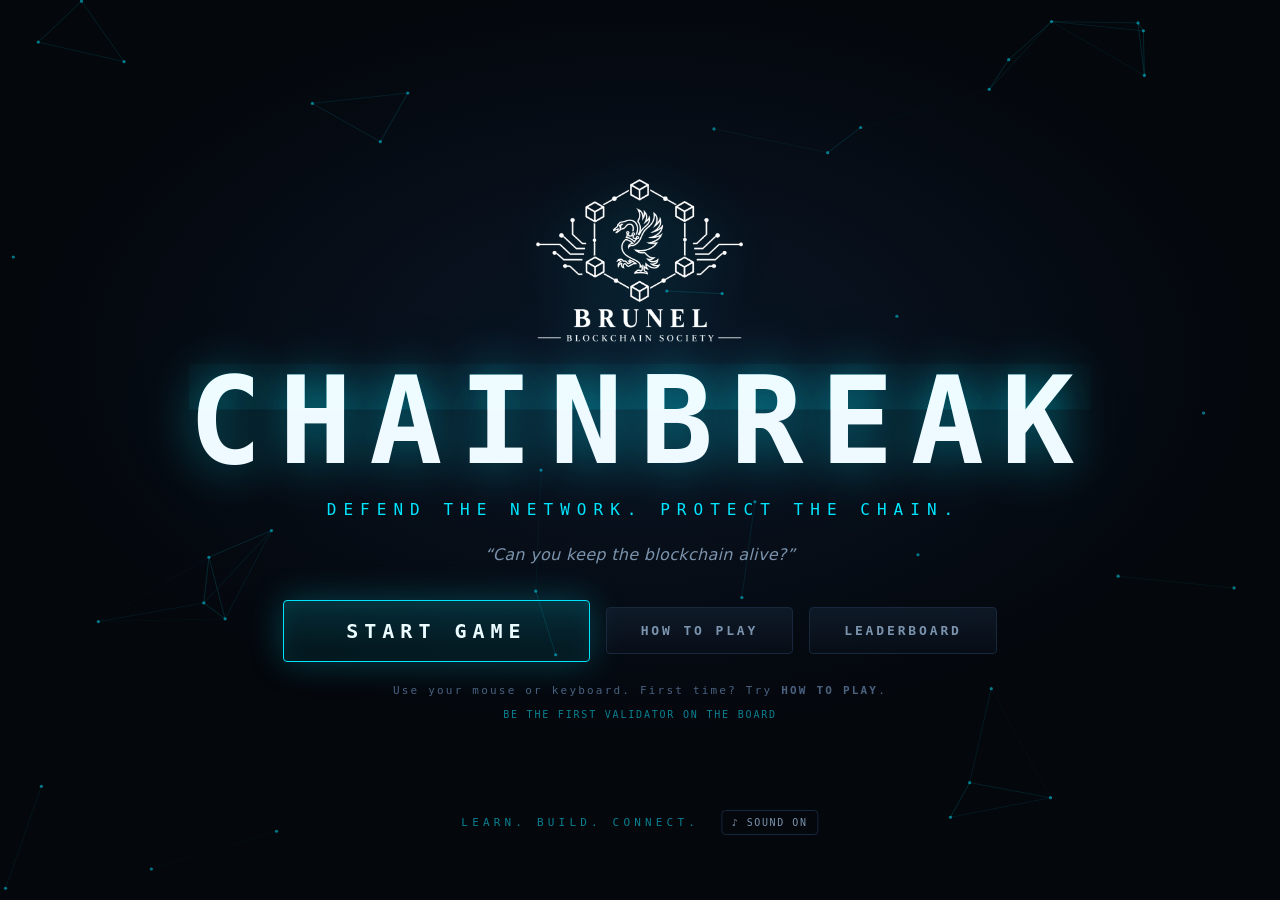
<file: index.html>
<!doctype html>
<html lang="en">
<head>
<meta charset="utf-8">
<meta name="viewport" content="width=device-width,initial-scale=1,viewport-fit=cover">
<meta name="description" content="CHAINBREAK — defend a live blockchain network. Brunel Blockchain Society.">

<!-- The game loads no third-party code and makes no network requests, so it
     runs under a strict policy: connect-src 'none' means that if anything ever
     tries to phone home, the browser blocks it rather than trusting us.
     NOTE: frame-ancestors is deliberately absent — browsers ignore it in a
     meta tag (it only works as a real HTTP header) and including it just logs
     a console error. Clickjacking protection, along with the other headers a
     meta tag cannot set, is listed for the host in README.md. -->
<meta http-equiv="Content-Security-Policy" content="
  default-src 'none';
  script-src 'self';
  style-src 'self';
  img-src 'self' data:;
  font-src 'self';
  connect-src 'none';
  form-action 'none';
  base-uri 'none';
  object-src 'none'">
<meta name="referrer" content="no-referrer">

<title>CHAINBREAK</title>
<link rel="icon" href="assets/logo-mark.png" type="image/png">
<link rel="apple-touch-icon" href="assets/logo.png">
<link rel="stylesheet" href="css/style.css">
</head>
<body>
<div id="app">

  <!-- ============ START SCREEN ============ -->
  <section id="screen-start" class="screen is-active">
    <canvas id="start-canvas" aria-hidden="true"></canvas>
    <div class="start-inner">
      <img class="start-logo" src="assets/logo.png" alt="Brunel Blockchain Society">
      <h1 class="game-title" data-text="CHAINBREAK">CHAINBREAK</h1>
      <p class="game-tagline">DEFEND THE NETWORK. PROTECT THE CHAIN.</p>
      <p class="game-question">&ldquo;Can you keep the blockchain alive?&rdquo;</p>

      <div class="start-buttons">
        <button id="btn-start" class="btn btn-hero" type="button">START GAME</button>
        <button id="btn-demo" class="btn btn-secondary" type="button">HOW TO PLAY</button>
        <button id="btn-board" class="btn btn-secondary" type="button">LEADERBOARD</button>
      </div>

      <p class="start-hint">Use your mouse or keyboard. First time? Try <b>HOW TO PLAY</b>.</p>
      <p class="start-plays" id="start-plays"></p>

      <div class="start-footer">
        <span class="society-line">LEARN. BUILD. CONNECT.</span>
        <button id="btn-mute-start" class="btn-ghost btn-mute" type="button" aria-pressed="false">
          <span class="mute-icon" aria-hidden="true">&#9834;</span><span class="mute-label">SOUND ON</span>
        </button>
      </div>
    </div>
  </section>

  <!-- ============ HALL OF VALIDATORS ============ -->
  <section id="screen-board" class="screen board-screen">
    <div class="board-inner">
      <div class="board-head">
        <img class="board-logo" src="assets/logo.png" alt="Brunel Blockchain Society">
        <div>
          <h2 class="board-title">HALL OF VALIDATORS</h2>
          <p class="board-sub">EVERYONE WHO HAS DEFENDED THE CHAIN ON THIS MACHINE</p>
        </div>
      </div>

      <div class="board-totals" id="board-totals"></div>

      <div class="board-manage" id="board-manage"></div>

      <ol class="leaderboard leaderboard-full" id="leaderboard-full"></ol>

      <div class="board-foot">
        <button id="btn-board-back" class="btn btn-hero-sm" type="button">&lsaquo; BACK</button>
        <p class="board-note" id="board-storage-note"></p>
      </div>
    </div>
  </section>

  <!-- ============ ONBOARDING ============ -->
  <section id="screen-onboard" class="screen onboard" aria-live="polite">
    <div class="onboard-lines">
      <p class="onboard-line" data-step="0">TRANSACTIONS ARE ENTERING THE NETWORK.</p>
      <p class="onboard-line" data-step="1">VALIDATE THEM.</p>
      <p class="onboard-line" data-step="2">PROTECT THE CHAIN.</p>
      <p class="onboard-line" data-step="3">SURVIVE THE ATTACKS.</p>
    </div>
    <button id="btn-skip-onboard" class="btn-ghost skip-btn" type="button">SKIP &rsaquo;</button>
  </section>

  <!-- ============ GAME ============ -->
  <main id="screen-game" class="screen game">

    <header class="topbar">
      <div class="topbar-brand">
        <img class="topbar-logo" src="assets/logo-mark.png" alt="">
        <span class="brand-text">BRUNEL<br><b>BLOCKCHAIN SOCIETY</b></span>
      </div>

      <div class="stat stat-integrity">
        <span class="stat-label">CHAIN INTEGRITY</span>
        <div class="integrity-wrap">
          <span class="stat-value" id="ui-integrity">100%</span>
          <div class="integrity-bar"><i id="ui-integrity-bar"></i></div>
        </div>
      </div>

      <div class="stat">
        <span class="stat-label">SCORE</span>
        <span class="stat-value" id="ui-score">0</span>
      </div>

      <div class="stat stat-combo" id="ui-combo-wrap">
        <span class="stat-label">COMBO</span>
        <span class="stat-value" id="ui-combo">&times;1</span>
      </div>

      <div class="stat stat-time">
        <span class="stat-label">TIME</span>
        <span class="stat-value" id="ui-time">120</span>
      </div>

      <div class="stat stat-threat" id="ui-threat-wrap">
        <span class="stat-label">THREAT LEVEL</span>
        <span class="stat-value" id="ui-threat">LOW</span>
      </div>

      <button id="btn-mute" class="btn-ghost btn-mute" type="button" aria-pressed="false" title="Mute (M)">
        <span class="mute-icon" aria-hidden="true">&#9834;</span>
      </button>
    </header>

    <div class="stage">
      <!-- LEFT: network + chain -->
      <div class="stage-main">

        <section class="panel-block network-block">
          <div class="block-head">
            <h2>NETWORK NODES</h2>
            <span class="head-meta" id="ui-node-meta">5 ONLINE &middot; CONSENSUS STABLE</span>
          </div>
          <div class="network-wrap">
            <canvas id="net-canvas"></canvas>
            <div id="node-layer" class="node-layer"></div>
            <div id="net-alert" class="net-alert" hidden></div>
          </div>
        </section>

        <section class="panel-block chain-block">
          <div class="block-head">
            <h2>THE CHAIN</h2>
            <span class="head-meta" id="ui-chain-meta">HEIGHT 1 &middot; ALL LINKS VERIFIED</span>
          </div>
          <div class="chain-scroll" id="chain-scroll">
            <div class="chain-rail" id="chain-rail"></div>
          </div>
        </section>
      </div>

      <!-- RIGHT: action panel -->
      <aside class="stage-side">
        <section class="panel-block side-block">
          <div class="block-head">
            <h2 id="ui-panel-title">INCOMING TRANSACTIONS</h2>
            <span class="head-meta" id="ui-panel-meta">PHASE 1 &middot; VALIDATE</span>
          </div>
          <div class="panel-body" id="panel-body"></div>
          <div class="panel-actions" id="panel-actions"></div>
          <div class="rules-strip" id="rules-strip">
            <span class="rules-title">ACCEPT ONLY IF</span>
            <span class="rule"><b>SIG</b> VALID</span>
            <span class="rule-sep">/</span>
            <span class="rule"><b>AMT</b> &le; AVAIL</span>
            <span class="rule-sep">/</span>
            <span class="rule"><b>NO</b> DOUBLE SPEND</span>
          </div>
          <div class="event-log" id="event-log" aria-live="polite"></div>
        </section>
      </aside>
    </div>

    <div id="coach" class="coach" hidden></div>
    <div id="toast-layer" class="toast-layer" aria-live="assertive"></div>
    <div id="phase-banner" class="phase-banner" hidden></div>
    <div id="crit-overlay" class="crit-overlay" hidden></div>
  </main>

  <!-- ============ END SCREEN ============ -->
  <section id="screen-end" class="screen end">
    <div class="end-inner">
      <div class="end-top">
        <h2 id="end-verdict" class="end-verdict">CHAIN SECURED.</h2>
        <p id="end-title" class="end-title">CHAIN GUARDIAN</p>
      </div>

      <div class="end-grid">
        <div class="end-stats">
          <div class="end-stat end-stat-hero">
            <span class="es-label">FINAL SCORE</span>
            <span class="es-value" id="end-score">0</span>
          </div>
          <div class="end-stat-row">
            <div class="end-stat"><span class="es-label">CHAIN INTEGRITY</span><span class="es-value" id="end-integrity">0%</span></div>
            <div class="end-stat"><span class="es-label">THREATS STOPPED</span><span class="es-value" id="end-threats">0</span></div>
            <div class="end-stat"><span class="es-label">BLOCKS VERIFIED</span><span class="es-value" id="end-blocks">0</span></div>
            <div class="end-stat"><span class="es-label">DOUBLE SPENDS CAUGHT</span><span class="es-value" id="end-ds">0</span></div>
            <div class="end-stat"><span class="es-label">BEST COMBO</span><span class="es-value" id="end-combo">&times;1</span></div>
            <div class="end-stat"><span class="es-label">NODES ISOLATED</span><span class="es-value" id="end-nodes">0</span></div>
          </div>
          <p class="end-prompt">&ldquo;Can you beat the next validator?&rdquo;</p>
          <button id="btn-again" class="btn btn-hero btn-hero-sm" type="button">PLAY AGAIN</button>
        </div>

        <div class="end-board">
          <h3>TODAY&rsquo;S TOP VALIDATORS</h3>
          <ol class="leaderboard" id="leaderboard"></ol>
          <form class="save-row" id="save-form" autocomplete="off">
            <label class="sr-only" for="name-input">Enter your name</label>
            <input id="name-input" class="name-input" type="text" maxlength="12" placeholder="ENTER YOUR NAME" spellcheck="false">
            <button class="btn btn-small" type="submit" id="btn-save">SAVE SCORE</button>
          </form>
          <p class="board-note" id="board-note"></p>
        </div>
      </div>

      <footer class="end-footer">
        <div class="ef-brand">
          <img class="ef-logo" src="assets/logo.png" alt="Brunel Blockchain Society">
          <div>
            <p class="ef-name">BRUNEL BLOCKCHAIN SOCIETY</p>
            <p class="ef-motto">LEARN. BUILD. CONNECT.</p>
            <p class="ef-quote">&ldquo;Blockchain is only the beginning.&rdquo;</p>
          </div>
        </div>
        <div class="ef-offer">
          <p class="ef-row"><b>WORKSHOPS &amp; WEBINARS</b> &middot; PROJECTS &amp; HACKATHONS &middot; GUEST SPEAKERS &middot; NETWORKING &middot; OPPORTUNITIES</p>
          <p class="ef-tags">AI &bull; CYBERSECURITY &bull; SOFTWARE &bull; DATA &bull; BLOCKCHAIN &bull; WEB3</p>
          <button class="btn btn-join" id="btn-join" type="button">JOIN THE SOCIETY</button>
        </div>
        <div class="ef-qr">
          <!-- The QR sits on a white plate: the code is dark-on-light, so it
               needs the light background to scan reliably off a dark screen. -->
          <div class="qr-box" id="qr-box">
            <img src="assets/join-qr.png" alt="Scan to buy Brunel Blockchain Society membership">
          </div>
          <p class="qr-cap">SCAN TO JOIN</p>
          <p class="qr-sub">BUY YOUR MEMBERSHIP</p>
        </div>
      </footer>
    </div>
  </section>

</div>

<script src="js/util.js"></script>
<script src="js/audio.js"></script>
<script src="js/chain.js"></script>
<script src="js/generator.js"></script>
<script src="js/state.js"></script>
<script src="js/network.js"></script>
<script src="js/ui.js"></script>
<script src="js/leaderboard.js"></script>
<script src="js/game.js"></script>
<script src="js/tutorial.js"></script>
<script src="js/main.js"></script>
</body>
</html>
</file>
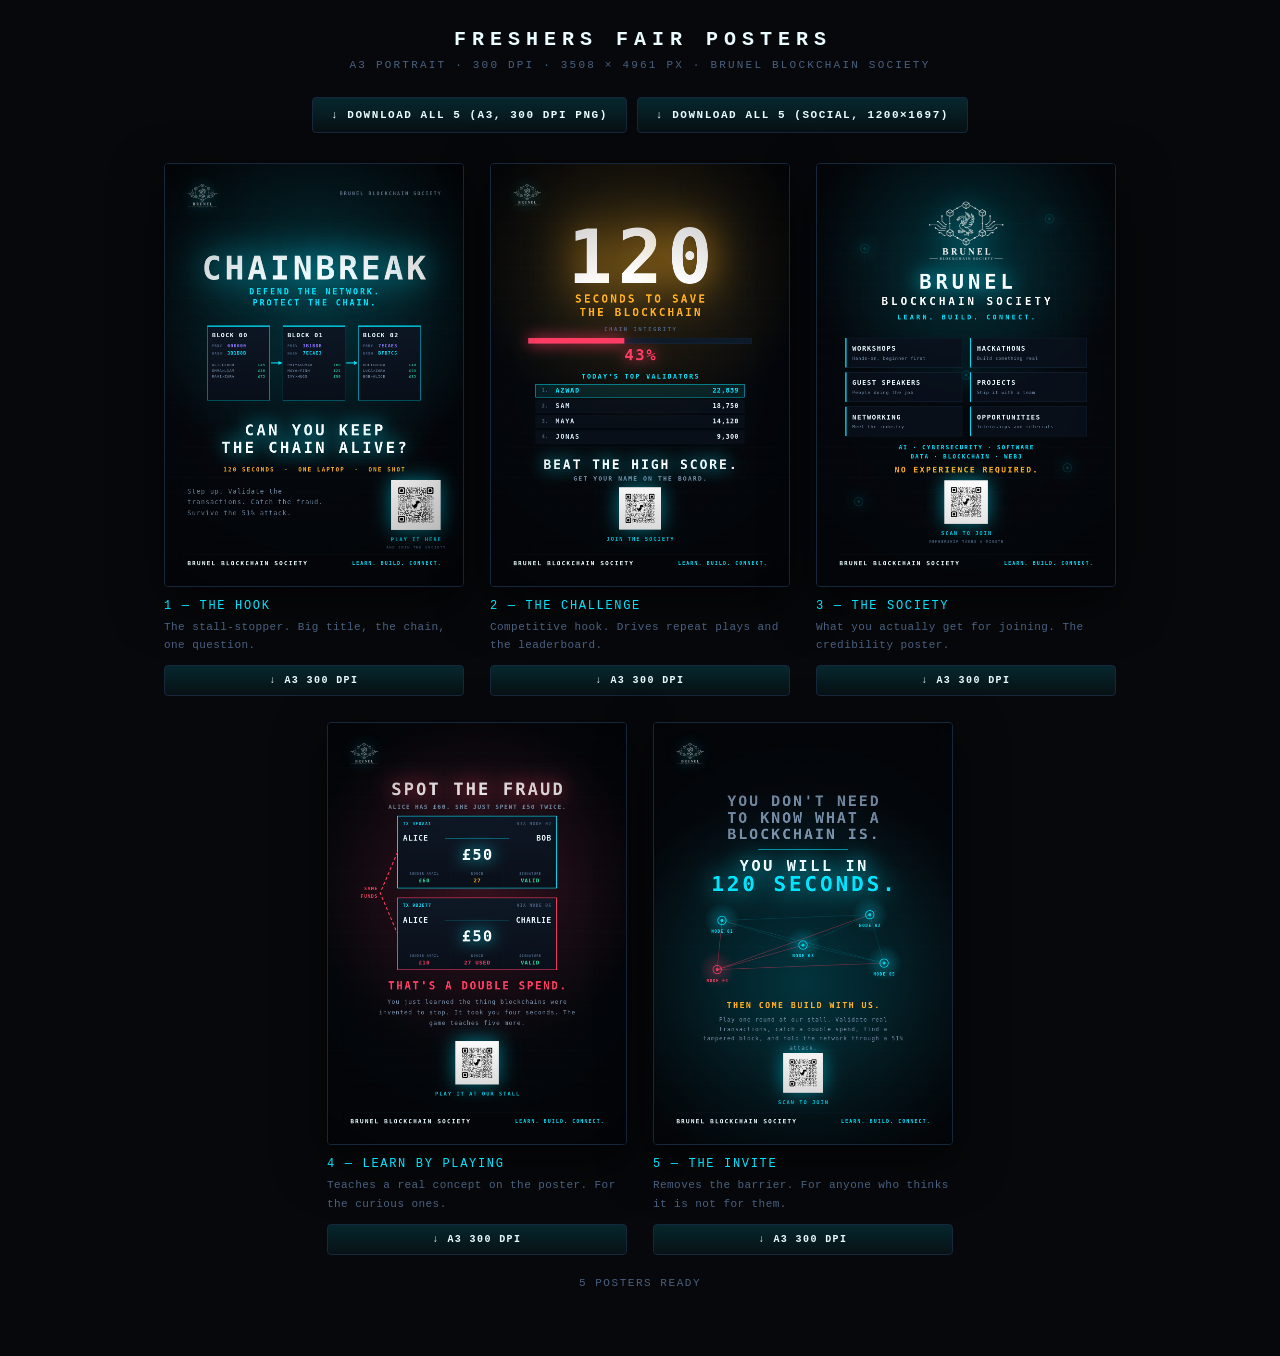
<file: posters/index.html>
<!doctype html>
<html lang="en">
<head>
<meta charset="utf-8">
<meta name="viewport" content="width=device-width,initial-scale=1">
<meta name="description" content="CHAINBREAK Freshers Fair posters — Brunel Blockchain Society.">
<title>CHAINBREAK — Freshers Fair Posters</title>
<link rel="icon" href="../assets/logo-mark.png" type="image/png">
<style>
  :root{
    --bg:#04070c; --line:#17283d; --cy:#00e5ff; --dim:#7b93ad; --faint:#4a6180;
    --mono:"JetBrains Mono","SF Mono","Cascadia Mono",Consolas,"Roboto Mono",ui-monospace,monospace;
  }
  *,*::before,*::after{ box-sizing:border-box; }
  html,body{ margin:0; background:#07080b; color:#d7e6f5; font-family:var(--mono); }
  body{ padding:28px 20px 60px; }

  header{ text-align:center; margin-bottom:26px; }
  h1{ font-size:20px; letter-spacing:.3em; margin:0 0 8px; color:#eafcff; text-indent:.3em; }
  .sub{ font-size:11px; letter-spacing:.2em; color:var(--faint); }

  .bar{ display:flex; gap:10px; justify-content:center; flex-wrap:wrap; margin:22px 0 30px; }
  button{
    font-family:var(--mono); font-size:11px; letter-spacing:.14em; font-weight:700;
    background:linear-gradient(180deg, rgba(0,229,255,.14), rgba(0,229,255,.04));
    border:1px solid var(--line); color:#eafcff; border-radius:4px;
    padding:11px 18px; cursor:pointer; transition:border-color .2s, box-shadow .2s;
  }
  button:hover{ border-color:var(--cy); box-shadow:0 0 20px rgba(0,229,255,.3); }
  button[disabled]{ opacity:.4; cursor:not-allowed; }

  .grid{ display:flex; flex-wrap:wrap; gap:26px; justify-content:center; }
  .card{ width:min(300px, 84vw); }
  .card canvas{
    width:100%; height:auto; display:block; border:1px solid var(--line); border-radius:4px;
    background:#04070c; box-shadow:0 16px 50px rgba(0,0,0,.6);
  }
  .meta{ margin-top:12px; }
  .meta .n{ font-size:12px; letter-spacing:.14em; color:var(--cy); }
  .meta .b{ font-size:11px; color:var(--faint); line-height:1.7; margin-top:5px; letter-spacing:.04em; }
  .meta button{ margin-top:10px; width:100%; padding:9px; font-size:10px; }
  #status{ text-align:center; font-size:11px; letter-spacing:.14em; color:var(--faint); min-height:16px; margin-top:22px; }
  #status.on{ color:var(--cy); }
</style>
</head>
<body>

<header>
  <h1>FRESHERS FAIR POSTERS</h1>
  <div class="sub">A3 PORTRAIT &middot; 300 DPI &middot; 3508 &times; 4961 PX &middot; BRUNEL BLOCKCHAIN SOCIETY</div>
</header>

<div class="bar">
  <button id="dl-all">↓ DOWNLOAD ALL 5 (A3, 300 DPI PNG)</button>
  <button id="dl-social">↓ DOWNLOAD ALL 5 (SOCIAL, 1200×1697)</button>
</div>

<div class="grid" id="grid"></div>
<div id="status"></div>

<script src="posters.js"></script>
<script>
(function () {
  'use strict';
  var grid = document.getElementById('grid');
  var statusEl = document.getElementById('status');
  var assets = {};

  function status(m, on) { statusEl.textContent = m || ''; statusEl.className = on ? 'on' : ''; }

  function load(src) {
    return new Promise(function (res) {
      var i = new Image();
      i.onload = function () { res(i); };
      i.onerror = function () { res(null); };
      i.src = src;
    });
  }

  function save(canvas, name) {
    return new Promise(function (res) {
      canvas.toBlob(function (blob) {
        var url = URL.createObjectURL(blob);
        var a = document.createElement('a');
        a.href = url; a.download = name;
        document.body.appendChild(a); a.click(); a.remove();
        setTimeout(function () { URL.revokeObjectURL(url); res(); }, 900);
      }, 'image/png');
    });
  }

  /** Full-size render happens off-screen only when exporting. */
  function exportOne(i, wide, label) {
    var off = document.createElement('canvas');
    Posters.render(off, i, assets, wide);
    return save(off, 'chainbreak-poster-' + (i + 1) + '-' + Posters.list[i].id + '-' + label + '.png');
  }

  Promise.all([load('../assets/logo.png'), load('../assets/join-qr.png')]).then(function (r) {
    assets.logo = r[0]; assets.qr = r[1];
    if (!assets.qr) status('QR IMAGE MISSING — POSTERS WILL RENDER WITHOUT IT');

    Posters.list.forEach(function (p, i) {
      var card = document.createElement('div');
      card.className = 'card';
      var cv = document.createElement('canvas');
      card.appendChild(cv);

      var meta = document.createElement('div');
      meta.className = 'meta';
      var n = document.createElement('div'); n.className = 'n'; n.textContent = p.name;
      var b = document.createElement('div'); b.className = 'b'; b.textContent = p.blurb;
      var btn = document.createElement('button');
      btn.type = 'button'; btn.textContent = '↓ A3 300 DPI';
      btn.addEventListener('click', function () {
        status('RENDERING POSTER ' + (i + 1) + ' AT 300 DPI…');
        setTimeout(function () {
          exportOne(i, Posters.A3_300DPI.w, 'A3-300dpi').then(function () {
            status('SAVED POSTER ' + (i + 1), true);
          });
        }, 30);
      });
      meta.appendChild(n); meta.appendChild(b); meta.appendChild(btn);
      card.appendChild(meta);
      grid.appendChild(card);

      Posters.render(cv, i, assets, 620);     // on-screen preview
    });

    status('5 POSTERS READY');
  });

  function bulk(wide, label) {
    var i = 0;
    function next() {
      if (i >= Posters.list.length) { status('ALL 5 SAVED', true); return; }
      status('RENDERING ' + (i + 1) + ' OF ' + Posters.list.length + '…');
      exportOne(i, wide, label).then(function () { i++; setTimeout(next, 250); });
    }
    next();
  }

  document.getElementById('dl-all').addEventListener('click', function () {
    bulk(Posters.A3_300DPI.w, 'A3-300dpi');
  });
  document.getElementById('dl-social').addEventListener('click', function () {
    bulk(Posters.W, 'social');
  });
})();
</script>
</body>
</html>
</file>
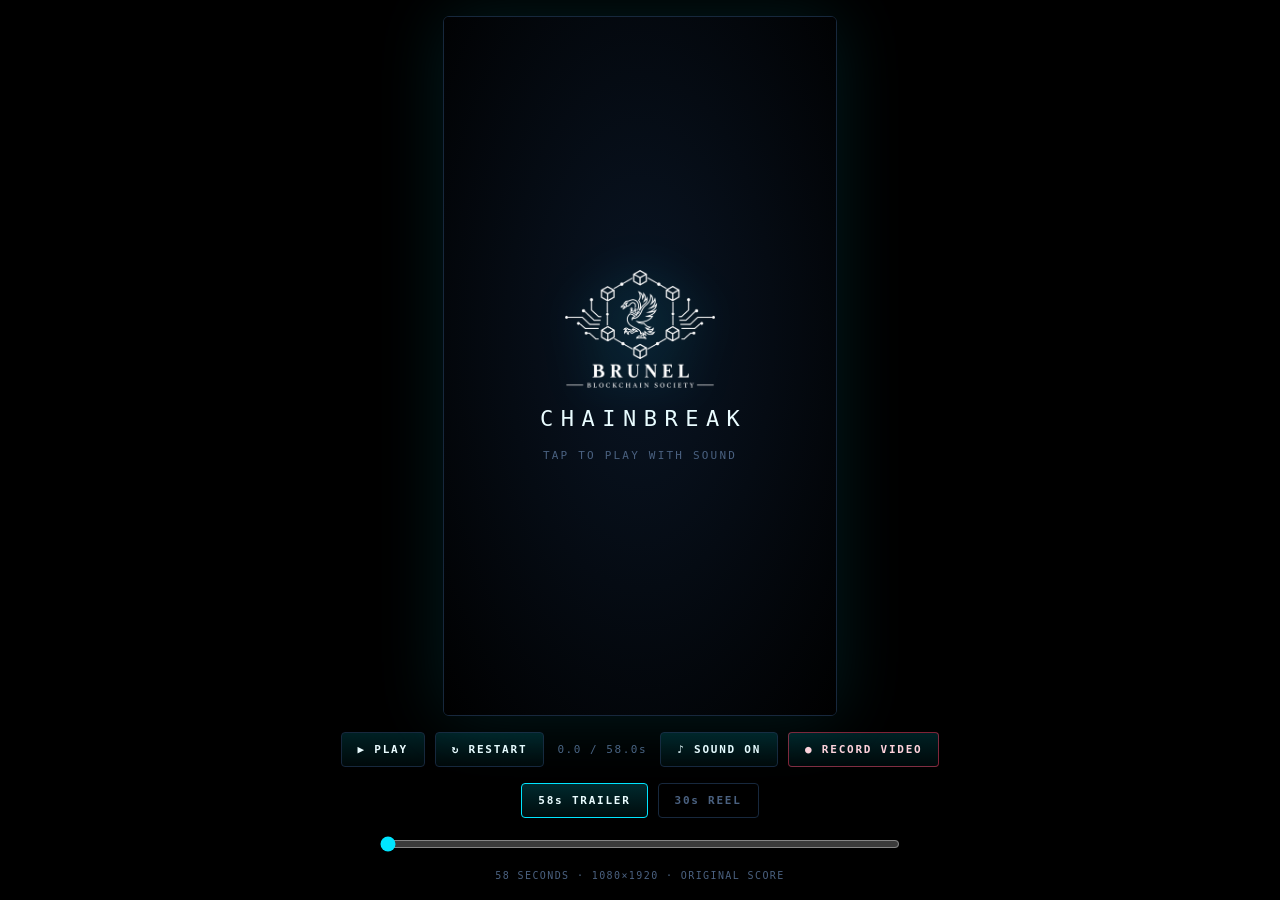
<file: trailer/index.html>
<!doctype html>
<html lang="en">
<head>
<meta charset="utf-8">
<meta name="viewport" content="width=device-width,initial-scale=1">
<meta name="description" content="CHAINBREAK — cinematic trailer. Brunel Blockchain Society.">
<title>CHAINBREAK — Trailer</title>
<link rel="icon" href="../assets/logo-mark.png" type="image/png">
<style>
  :root{
    --bg:#04070c; --line:#17283d; --cy:#00e5ff; --dim:#7b93ad; --faint:#4a6180;
    --mono:"JetBrains Mono","SF Mono","Cascadia Mono",Consolas,"Roboto Mono",ui-monospace,monospace;
  }
  *,*::before,*::after{ box-sizing:border-box; }
  html,body{ height:100%; margin:0; background:#000; color:#d7e6f5; font-family:var(--mono); }
  body{ display:flex; flex-direction:column; align-items:center; justify-content:center; gap:16px; padding:16px; }

  /* 9:16 stage, scaled to whatever height is available */
  #stage{
    position:relative; height:min(86vh, 1100px); aspect-ratio:9/16;
    border:1px solid var(--line); border-radius:6px; overflow:hidden;
    box-shadow:0 0 70px rgba(0,229,255,.12);
    background:#000;
  }
  canvas{ width:100%; height:100%; display:block; }

  #overlay{
    position:absolute; inset:0; display:flex; flex-direction:column;
    align-items:center; justify-content:center; gap:18px;
    background:radial-gradient(ellipse at 50% 45%, rgba(10,22,38,.92), rgba(0,0,0,.96));
    cursor:pointer; transition:opacity .3s;
  }
  #overlay.hidden{ opacity:0; pointer-events:none; }
  #overlay img{ width:150px; filter:drop-shadow(0 0 24px rgba(0,229,255,.45)); }
  #overlay .big{ font-size:22px; letter-spacing:.34em; color:#eafcff; text-indent:.34em; }
  #overlay .sub{ font-size:11px; letter-spacing:.2em; color:var(--faint); }

  .bar{ display:flex; gap:10px; align-items:center; flex-wrap:wrap; justify-content:center; max-width:min(96vw,760px); }
  button{
    font-family:var(--mono); font-size:11px; letter-spacing:.16em; font-weight:700;
    background:linear-gradient(180deg, rgba(0,229,255,.14), rgba(0,229,255,.04));
    border:1px solid var(--line); color:#eafcff; border-radius:4px;
    padding:10px 16px; cursor:pointer; transition:border-color .2s, box-shadow .2s;
  }
  button:hover{ border-color:var(--cy); box-shadow:0 0 20px rgba(0,229,255,.28); }
  button[disabled]{ opacity:.4; cursor:not-allowed; box-shadow:none; }
  button.rec{ border-color:rgba(255,61,99,.5); color:#ffd3dc; }
  button.rec:hover{ border-color:#ff3d63; box-shadow:0 0 20px rgba(255,61,99,.3); }

  #time{ font-size:11px; letter-spacing:.14em; color:var(--faint); min-width:96px; text-align:center; }
  #status{ font-size:10px; letter-spacing:.14em; color:var(--faint); min-height:14px; text-align:center; max-width:min(96vw,760px); }
  #status.on{ color:var(--cy); }
  #status.rec{ color:#ff3d63; }
  #scrub{ width:min(92vw,520px); accent-color:var(--cy); }
  button.cut{ background:transparent; color:var(--faint); }
  button.cut.on{ border-color:var(--cy); color:#eafcff; background:linear-gradient(180deg, rgba(0,229,255,.18), rgba(0,229,255,.05)); }
</style>
</head>
<body>

<div id="stage">
  <canvas id="c" width="1080" height="1920"></canvas>
  <div id="overlay">
    <img src="../assets/logo.png" alt="Brunel Blockchain Society">
    <div class="big">CHAINBREAK</div>
    <div class="sub">TAP TO PLAY WITH SOUND</div>
  </div>
</div>

<div class="bar">
  <button id="play">▶ PLAY</button>
  <button id="restart">↻ RESTART</button>
  <span id="time">0.0 / 58.0s</span>
  <button id="mute">♪ SOUND ON</button>
  <button id="record" class="rec">● RECORD VIDEO</button>
</div>
<div class="bar">
  <button id="cut-full" class="cut on">58s TRAILER</button>
  <button id="cut-reel" class="cut">30s REEL</button>
</div>
<input id="scrub" type="range" min="0" max="58" step="0.1" value="0">
<div id="status"></div>

<script src="engine.js"></script>
<script src="score.js"></script>
<script src="timeline.js"></script>
<script src="cut30.js"></script>
<script>
(function () {
  'use strict';

  var canvas = document.getElementById('c');
  var ctx = canvas.getContext('2d', { alpha: false });
  var overlay = document.getElementById('overlay');
  var playBtn = document.getElementById('play');
  var restartBtn = document.getElementById('restart');
  var muteBtn = document.getElementById('mute');
  var recBtn = document.getElementById('record');
  var timeEl = document.getElementById('time');
  var statusEl = document.getElementById('status');
  var scrub = document.getElementById('scrub');

  // which cut is loaded: the full trailer or the 30s reel
  var CUTS = {
    full: { tl: Timeline,   variant: 'full', label: '58 SECONDS · 1080×1920 · ORIGINAL SCORE' },
    reel: { tl: Timeline30, variant: 'reel', label: '30 SECONDS · 1080×1920 · RE-CUT FOR REELS' }
  };
  var cutName = (location.search.match(/cut=(\w+)/) || [])[1] === '30' ? 'reel' : 'full';
  var CUT = CUTS[cutName];
  var TL = CUT.tl;
  var DUR = TL.DURATION;
  var playing = false, t = 0, last = 0, raf = 0, muted = false;
  var recorder = null, chunks = [], recTrack = null, recT0 = 0;

  scrub.max = DUR;

  function status(msg, cls) {
    statusEl.textContent = msg || '';
    statusEl.className = cls || '';
  }

  function reset() {
    t = 0; last = 0;
    TL.reset();
    Score.reset();
    draw(0, 0);
  }

  function draw(time, dt) {
    TL.draw(ctx, time, dt);
    timeEl.textContent = time.toFixed(1) + ' / ' + DUR.toFixed(1) + 's';
    scrub.value = Math.min(time, DUR);
  }

  function frame(now) {
    if (!playing) return;
    if (!last) last = now;
    var dt = Math.min(0.05, (now - last) / 1000);
    last = now;

    // While recording, the AUDIO CLOCK is the master so picture and score
    // can never drift apart, whatever frame rate the machine manages.
    if (recTrack && Score.context()) {
      var at = Score.context().currentTime - recT0;
      dt = Math.max(0.001, Math.min(0.1, at - t));
      t = at;
    } else {
      t += dt;
    }

    if (t >= DUR) {
      t = DUR;
      draw(t, dt);
      if (recTrack) pushFrame();
      stop();
      if (recorder && recorder.state === 'recording') finishRecording();
      return;
    }
    draw(t, dt);
    if (recTrack) pushFrame();
    raf = requestAnimationFrame(frame);
  }

  /**
   * Hand the freshly drawn frame to the recorder explicitly. Relying on the
   * compositor to sample the canvas means a window that is hidden, minimised
   * or partly covered records nothing at all — this guarantees every frame
   * we draw is a frame that lands in the file.
   */
  var recFrames = 0;
  function pushFrame() {
    recFrames++;
    try { if (recTrack.requestFrame) recTrack.requestFrame(); } catch (e) {}
  }

  function start() {
    if (playing) return;
    if (t >= DUR - 0.01) { reset(); }
    overlay.classList.add('hidden');
    var scoreT0 = Score.start(CUT.variant);
    if (recTrack) recT0 = scoreT0;   // lock picture to the score's own clock
    Score.setMuted(recTrack ? false : muted);
    playing = true;
    last = 0;
    playBtn.textContent = '❚❚ PAUSE';
    raf = requestAnimationFrame(frame);
  }

  function stop() {
    playing = false;
    cancelAnimationFrame(raf);
    playBtn.textContent = '▶ PLAY';
  }

  playBtn.addEventListener('click', function () { playing ? stop() : start(); });
  overlay.addEventListener('click', start);

  restartBtn.addEventListener('click', function () {
    stop(); reset(); status('');
  });

  muteBtn.addEventListener('click', function () {
    muted = !muted;
    Score.setMuted(muted);
    muteBtn.textContent = muted ? '✕ SOUND OFF' : '♪ SOUND ON';
  });

  scrub.addEventListener('input', function () {
    stop();
    // scrubbing replays the visuals deterministically from a clean state
    TL.reset();
    t = parseFloat(scrub.value);
    draw(t, 0.016);
  });

  /* ------------------------------------------------------------
     VIDEO EXPORT
     Records the canvas and the synthesised score into one WebM file.
     ------------------------------------------------------------ */
  function pickMime() {
    var candidates = [
      'video/webm;codecs=vp9,opus',
      'video/webm;codecs=vp8,opus',
      'video/webm'
    ];
    for (var i = 0; i < candidates.length; i++) {
      if (window.MediaRecorder && MediaRecorder.isTypeSupported(candidates[i])) return candidates[i];
    }
    return null;
  }

  function finishRecording() {
    if (recorder && recorder.state !== 'inactive') recorder.stop();
  }

  recBtn.addEventListener('click', function () {
    if (!window.MediaRecorder) {
      status('THIS BROWSER CANNOT RECORD — USE CHROME OR EDGE, OR SCREEN-RECORD INSTEAD', 'rec');
      return;
    }
    var mime = pickMime();
    if (!mime) {
      status('NO SUPPORTED VIDEO CODEC — SCREEN-RECORD INSTEAD', 'rec');
      return;
    }

    stop(); reset();
    Score.init();
    Score.setMuted(false);            // the recording needs audio even if you muted playback

    // captureStream(0) = manual frame control; see pushFrame()
    var vStream = canvas.captureStream(0);
    var aStream = Score.stream();
    recTrack = vStream.getVideoTracks()[0];
    var tracks = vStream.getVideoTracks();
    if (aStream) tracks = tracks.concat(aStream.getAudioTracks());
    var mixed = new MediaStream(tracks);

    chunks = [];
    recorder = new MediaRecorder(mixed, { mimeType: mime, videoBitsPerSecond: 10000000 });
    recorder.ondataavailable = function (e) { if (e.data && e.data.size) chunks.push(e.data); };
    recorder.onstop = function () {
      var blob = new Blob(chunks, { type: mime.split(';')[0] });
      var url = URL.createObjectURL(blob);
      var a = document.createElement('a');
      a.href = url;
      a.download = cutName === 'reel'
        ? 'chainbreak-reel-30s-1080x1920.webm'
        : 'chainbreak-trailer-1080x1920.webm';
      document.body.appendChild(a); a.click(); a.remove();
      setTimeout(function () { URL.revokeObjectURL(url); }, 4000);
      var fps = recFrames / DUR;
      if (fps < 20) {
        // A browser stops rendering a tab you switch away from, which
        // freezes the capture. Say so rather than handing over a bad file.
        status('RECORDED AT ONLY ' + fps.toFixed(0) + ' FPS — THIS TAKE WILL LOOK FROZEN. '
             + 'KEEP THIS TAB VISIBLE AND IN FRONT, THEN RECORD AGAIN.', 'rec');
      } else {
        status('SAVED — ' + (blob.size / 1048576).toFixed(1) + ' MB AT ' + fps.toFixed(0)
             + ' FPS. CONVERT TO MP4 FOR INSTAGRAM (SEE README).', 'on');
      }
      recBtn.disabled = false;
      recBtn.textContent = '● RECORD VIDEO';
      recTrack = null;
      Score.setMuted(muted);
    };

    recFrames = 0;
    recorder.start(250);
    recBtn.disabled = true;
    recBtn.textContent = '● RECORDING…';
    status('RECORDING — KEEP THIS TAB VISIBLE AND IN FRONT FOR '
         + DUR.toFixed(0) + ' SECONDS. SWITCHING AWAY FREEZES THE CAPTURE.', 'rec');
    start();
  });

  /* keyboard */
  window.addEventListener('keydown', function (e) {
    if (e.target.tagName === 'INPUT') return;
    if (e.key === ' ') { e.preventDefault(); playing ? stop() : start(); }
    if (e.key.toLowerCase() === 'r') { stop(); reset(); }
    if (e.key.toLowerCase() === 'm') { muteBtn.click(); }
  });

  document.getElementById('cut-full').classList.toggle('on', cutName === 'full');
  document.getElementById('cut-reel').classList.toggle('on', cutName === 'reel');
  document.getElementById('cut-full').addEventListener('click', function () {
    if (cutName !== 'full') location.search = '';
  });
  document.getElementById('cut-reel').addEventListener('click', function () {
    if (cutName !== 'reel') location.search = '?cut=30';
  });

  reset();
  status(CUT.label);
})();
</script>
</body>
</html>
</file>
<file: css/style.css>
/* ============================================================
   CHAINBREAK — Brunel Blockchain Society
   Dark network-operations visual identity
   ============================================================ */

:root{
  --bg:        #04070c;
  --bg-2:      #070c14;
  --surface:   #0a111c;
  --surface-2: #0d1624;
  --line:      #17283d;
  --line-soft: #112035;

  --txt:       #d7e6f5;
  --txt-dim:   #7b93ad;
  --txt-faint: #4a6180;

  --cy:        #00e5ff;
  --cy-dim:    #0a7f90;
  --ok:        #2ee6a8;
  --bad:       #ff3d63;
  --warn:      #ffb020;
  --violet:    #8b7bff;

  --mono: "JetBrains Mono", "SF Mono", "Cascadia Mono", Consolas, "Roboto Mono", ui-monospace, monospace;
  --sans: "Inter", "Segoe UI Variable Display", "Segoe UI", system-ui, -apple-system, Helvetica, Arial, sans-serif;

  --r:  4px;
  --r2: 8px;
}

*,*::before,*::after{ box-sizing:border-box; }

html,body{ height:100%; margin:0; }

body{
  background:var(--bg);
  color:var(--txt);
  font-family:var(--sans);
  overflow:hidden;
  -webkit-font-smoothing:antialiased;
  text-rendering:optimizeLegibility;
}

#app{ position:relative; width:100vw; height:100vh; overflow:hidden; }

/* subtle engineering grid across everything */
#app::before{
  content:"";
  position:fixed; inset:0; pointer-events:none; z-index:0;
  background-image:
    linear-gradient(rgba(0,229,255,.045) 1px, transparent 1px),
    linear-gradient(90deg, rgba(0,229,255,.045) 1px, transparent 1px);
  background-size:46px 46px;
  mask-image:radial-gradient(ellipse 100% 80% at 50% 45%, #000 20%, transparent 85%);
  -webkit-mask-image:radial-gradient(ellipse 100% 80% at 50% 45%, #000 20%, transparent 85%);
}

.sr-only{
  position:absolute; width:1px; height:1px; padding:0; margin:-1px;
  overflow:hidden; clip:rect(0 0 0 0); white-space:nowrap; border:0;
}

/* ---------- screens ---------- */
.screen{
  position:absolute; inset:0; z-index:1;
  display:none;
}
.screen.is-active{ display:flex; }

/* ============================================================
   BUTTONS
   ============================================================ */
.btn{
  font-family:var(--mono);
  font-weight:700;
  letter-spacing:.14em;
  cursor:pointer;
  border:1px solid var(--cy);
  background:linear-gradient(180deg, rgba(0,229,255,.16), rgba(0,229,255,.05));
  color:#eafcff;
  border-radius:var(--r);
  transition:transform .12s ease, box-shadow .2s ease, background .2s ease, border-color .2s ease;
  position:relative;
}
.btn:hover{
  background:linear-gradient(180deg, rgba(0,229,255,.32), rgba(0,229,255,.12));
  box-shadow:0 0 0 1px rgba(0,229,255,.35), 0 0 28px rgba(0,229,255,.32);
  transform:translateY(-1px);
}
.btn:active{ transform:translateY(1px); }
.btn:focus-visible{ outline:2px solid var(--cy); outline-offset:3px; }
.btn[disabled]{ opacity:.35; cursor:not-allowed; transform:none; box-shadow:none; }

.btn-hero{
  font-size:20px; padding:18px 62px; letter-spacing:.3em;
  box-shadow:0 0 34px rgba(0,229,255,.25), inset 0 0 22px rgba(0,229,255,.08);
}
.btn-secondary{
  font-size:13px; padding:15px 34px; letter-spacing:.22em;
  border-color:var(--line); color:var(--txt-dim);
  background:linear-gradient(180deg, rgba(23,40,61,.5), rgba(10,17,28,.5));
  box-shadow:none;
}
.btn-secondary:hover{
  border-color:var(--cy-dim); color:#eafcff;
  background:linear-gradient(180deg, rgba(0,229,255,.14), rgba(0,229,255,.04));
  box-shadow:0 0 22px rgba(0,229,255,.2);
}
.btn-hero-sm{ font-size:15px; padding:14px 40px; letter-spacing:.24em; }
.btn-small{ font-size:11px; padding:9px 14px; letter-spacing:.16em; }

.btn-ghost{
  font-family:var(--mono); font-size:10px; letter-spacing:.16em;
  background:transparent; border:1px solid var(--line);
  color:var(--txt-dim); border-radius:var(--r);
  padding:6px 10px; cursor:pointer;
  transition:color .2s, border-color .2s;
}
.btn-ghost:hover{ color:var(--cy); border-color:var(--cy-dim); }
.btn-ghost:focus-visible{ outline:2px solid var(--cy); outline-offset:2px; }

.btn-mute{ display:inline-flex; align-items:center; gap:7px; }
.btn-mute.is-muted .mute-icon{ color:var(--bad); text-decoration:line-through; }

/* ============================================================
   START SCREEN
   ============================================================ */
#screen-start{
  align-items:center; justify-content:center;
  background:radial-gradient(ellipse 70% 60% at 50% 40%, #0a1626 0%, var(--bg) 70%);
}
#start-canvas{ position:absolute; inset:0; width:100%; height:100%; z-index:0; }

.start-inner{
  position:relative; z-index:2;
  display:flex; flex-direction:column; align-items:center;
  text-align:center; padding:24px;
}

/* 640x503 trimmed artwork - height follows the width */
.start-logo{
  width:clamp(170px, 23vh, 250px); height:auto; display:block;
  margin:0 0 22px;
  filter:drop-shadow(0 0 26px rgba(0,229,255,.4));
  animation:logoBreathe 5s ease-in-out infinite;
}
@keyframes logoBreathe{
  0%,100%{ filter:drop-shadow(0 0 22px rgba(0,229,255,.32)); }
  50%    { filter:drop-shadow(0 0 38px rgba(0,229,255,.55)); }
}

.start-buttons{ display:flex; align-items:center; gap:16px; flex-wrap:wrap; justify-content:center; }

.game-title{
  font-family:var(--mono);
  font-size:clamp(46px, 9.5vw, 126px);
  font-weight:800;
  letter-spacing:.14em;
  margin:0;
  line-height:.94;
  color:#eefaff;
  text-shadow:0 0 48px rgba(0,229,255,.42), 0 0 96px rgba(0,229,255,.16);
  position:relative;
}
.game-title::after{
  content:attr(data-text);
  position:absolute; left:0; top:0; width:100%;
  color:var(--cy); opacity:.55; mix-blend-mode:screen;
  animation:titleGlitch 6.5s infinite steps(1);
  clip-path:inset(0 0 60% 0);
}
@keyframes titleGlitch{
  0%,92%   { transform:none; opacity:0; }
  93%      { transform:translate(-4px,1px); opacity:.6; }
  94.5%    { transform:translate(3px,-2px); opacity:.4; }
  96%      { transform:translate(-2px,2px); opacity:.55; }
  97.5%,100%{ transform:none; opacity:0; }
}

.game-tagline{
  font-family:var(--mono); font-size:clamp(11px,1.5vw,16px);
  letter-spacing:.44em; color:var(--cy);
  margin:22px 0 0; text-indent:.44em;
}
.game-question{
  font-size:16px; color:var(--txt-dim); font-style:italic;
  margin:26px 0 36px; letter-spacing:.02em;
}
.start-hint{
  font-family:var(--mono); font-size:11px; letter-spacing:.2em;
  color:var(--txt-faint); margin:22px 0 0;
}

.start-footer{
  position:absolute; bottom:-90px; left:50%; transform:translateX(-50%);
  display:flex; align-items:center; gap:22px; white-space:nowrap;
}
.society-line{
  font-family:var(--mono); font-size:11px; letter-spacing:.38em; color:var(--cy-dim);
}

.start-plays{
  font-family:var(--mono); font-size:10px; letter-spacing:.18em;
  color:var(--cy-dim); margin:12px 0 0; min-height:12px;
}
.start-plays b{ color:var(--cy); font-weight:700; }

/* ============================================================
   HALL OF VALIDATORS
   ============================================================ */
.board-screen{
  align-items:center; justify-content:center; overflow-y:auto;
  background:radial-gradient(ellipse 70% 60% at 50% 35%, #0a1626 0%, var(--bg) 70%);
}
.board-inner{
  width:min(760px, 94vw); padding:24px 20px;
  display:flex; flex-direction:column; gap:16px;
}
.board-head{ display:flex; align-items:center; gap:18px; }
.board-logo{ width:76px; height:auto; filter:drop-shadow(0 0 16px rgba(0,229,255,.4)); }
.board-title{
  font-family:var(--mono); font-size:clamp(20px,3vw,30px); font-weight:800;
  letter-spacing:.2em; margin:0; color:#eafcff;
  text-shadow:0 0 34px rgba(0,229,255,.4);
}
.board-sub{
  font-family:var(--mono); font-size:9px; letter-spacing:.2em;
  color:var(--txt-faint); margin:8px 0 0;
}

.board-totals{
  display:grid; grid-template-columns:repeat(3,1fr); gap:10px;
}
.bt{
  border:1px solid var(--line); border-radius:var(--r2); padding:12px 14px;
  background:linear-gradient(180deg, rgba(10,17,28,.9), rgba(7,12,20,.9));
  display:flex; flex-direction:column; gap:5px;
}
.bt-k{ font-family:var(--mono); font-size:8px; letter-spacing:.2em; color:var(--txt-faint); }
.bt-v{
  font-family:var(--mono); font-size:24px; font-weight:700; color:var(--cy);
  font-variant-numeric:tabular-nums; line-height:1;
  text-shadow:0 0 22px rgba(0,229,255,.35);
}

.leaderboard-full{
  max-height:min(46vh, 380px); overflow-y:auto; padding-right:4px;
  scrollbar-width:thin; scrollbar-color:var(--line) transparent;
}
.leaderboard-full::-webkit-scrollbar{ width:6px; }
.leaderboard-full::-webkit-scrollbar-thumb{ background:var(--line); border-radius:99px; }
/* Doubled class beats the end-screen `.leaderboard li` rule, which would
   otherwise win on source order and wrap the score onto a second line. */
.leaderboard.leaderboard-full li{
  grid-template-columns:28px 1fr auto auto;
  gap:12px; padding:9px 12px; font-size:13px;
}
.leaderboard.leaderboard-full li.empty{ grid-template-columns:1fr; }
.leaderboard-full li .lb-rank{ font-size:11px; }
.leaderboard-full li:nth-child(1){ border-color:rgba(0,229,255,.5); background:rgba(0,229,255,.08); }
.leaderboard-full li:nth-child(1) .lb-name,
.leaderboard-full li:nth-child(1) .lb-score{ color:var(--cy); }
.leaderboard-full li:nth-child(2){ border-color:rgba(123,147,173,.4); }
.leaderboard-full li:nth-child(3){ border-color:rgba(255,176,32,.32); }
.lb-when{ font-family:var(--mono); font-size:8px; letter-spacing:.1em; color:var(--txt-faint); white-space:nowrap; }

.board-foot{ display:flex; align-items:center; justify-content:space-between; gap:14px; }

/* ---------- manage mode ----------
   Editing lives behind a toggle: the stall laptop is public, and a delete
   button beside every name is an invitation to wipe someone's score. */
.board-manage{ display:flex; align-items:center; gap:12px; min-height:28px; }
.board-manage .manage-hint{
  font-family:var(--mono); font-size:8.5px; letter-spacing:.16em; color:var(--txt-faint);
}
.board-manage.on{
  padding:8px 12px; border-radius:var(--r);
  border:1px solid rgba(255,176,32,.35); background:rgba(255,176,32,.06);
}
.board-manage.on #btn-manage{ color:var(--warn); border-color:rgba(255,176,32,.5); }
.btn-ghost.danger{ color:var(--bad); border-color:rgba(255,61,99,.45); margin-left:auto; }
.btn-ghost.danger:hover{ color:#fff; border-color:var(--bad); background:rgba(255,61,99,.16); }

/* per-row delete, with its confirm folded into the row itself.
   All three controls share one height so arming a row does not make the
   list twitch by a pixel. */
.lb-del{ display:flex; align-items:center; gap:5px; justify-self:end; min-height:22px; }
.del-btn,.del-yes,.del-no{
  font-family:var(--mono); cursor:pointer; border-radius:3px;
  border:1px solid var(--line); background:transparent; color:var(--txt-faint);
  transition:color .15s, border-color .15s, background .15s;
  height:22px; display:inline-flex; align-items:center; justify-content:center;
}
.del-btn{ font-size:11px; line-height:1; padding:0 7px; }
.del-btn:hover{ color:var(--bad); border-color:rgba(255,61,99,.55); background:rgba(255,61,99,.1); }
.del-yes{
  font-size:8.5px; letter-spacing:.14em; padding:0 9px;
  color:#ffd3dc; border-color:rgba(255,61,99,.6); background:rgba(255,61,99,.16);
}
.del-yes:hover{ background:rgba(255,61,99,.34); color:#fff; }
.del-no{ font-size:10px; line-height:1; padding:0 7px; }
.del-no:hover{ color:var(--txt); border-color:var(--txt-faint); }
.del-btn:focus-visible,.del-yes:focus-visible,.del-no:focus-visible{
  outline:2px solid var(--cy); outline-offset:2px;
}

/* swap the ✕ for the confirm pair once a row is armed */
.del-yes,.del-no{ display:none; }
.leaderboard-full li.arming .del-btn{ display:none; }
.leaderboard-full li.arming .del-yes,
.leaderboard-full li.arming .del-no{ display:inline-flex; }
.leaderboard-full li.arming{ border-color:rgba(255,61,99,.6); background:rgba(255,61,99,.09); }
.leaderboard-full li.arming .lb-name{ color:var(--bad); text-decoration:line-through; }

.leaderboard.leaderboard-full.manage li{ grid-template-columns:28px 1fr auto auto auto; }
.leaderboard.leaderboard-full.manage li.empty{ grid-template-columns:1fr; }

/* ============================================================
   ONBOARDING
   ============================================================ */
.onboard{
  align-items:center; justify-content:center;
  background:radial-gradient(ellipse at 50% 50%, #08131f 0%, var(--bg) 72%);
}
.onboard-lines{ text-align:center; position:relative; }
.onboard-line{
  font-family:var(--mono);
  font-size:clamp(20px,3.3vw,44px);
  font-weight:700; letter-spacing:.22em;
  margin:0; color:#eafcff;
  opacity:0;
  position:absolute; left:50%; top:50%;
  transform:translate(-50%,-50%) scale(.94);
  white-space:nowrap;
  text-shadow:0 0 40px rgba(0,229,255,.5);
}
.onboard-line.show{ animation:obIn 1.5s ease forwards; }
@keyframes obIn{
  0%   { opacity:0; transform:translate(-50%,-50%) scale(.94); filter:blur(8px); }
  12%  { opacity:1; transform:translate(-50%,-50%) scale(1); filter:blur(0); }
  88%  { opacity:1; transform:translate(-50%,-50%) scale(1); filter:blur(0); }
  100% { opacity:0; transform:translate(-50%,-51%) scale(1.02); filter:blur(4px); }
}
.skip-btn{ position:absolute; right:28px; bottom:26px; }

/* ============================================================
   GAME LAYOUT
   ============================================================ */
.game{ flex-direction:column; }

.topbar{
  flex:0 0 58px;
  display:flex; align-items:stretch; gap:0;
  border-bottom:1px solid var(--line);
  background:linear-gradient(180deg, rgba(10,20,34,.95), rgba(5,9,15,.9));
  backdrop-filter:blur(6px);
  position:relative; z-index:5;
}
.topbar-brand{
  display:flex; align-items:center; gap:11px;
  padding:0 18px; border-right:1px solid var(--line);
}
.topbar-logo{
  width:46px; height:auto; display:block;
  filter:drop-shadow(0 0 10px rgba(0,229,255,.4));
}
.brand-text{
  font-family:var(--mono); font-size:8.5px; letter-spacing:.24em;
  color:var(--txt-faint); line-height:1.5;
}
.brand-text b{ color:var(--txt-dim); font-weight:700; }

.stat{
  display:flex; flex-direction:column; justify-content:center; gap:3px;
  padding:0 22px; border-right:1px solid var(--line-soft);
  min-width:112px;
}
.stat-label{
  font-family:var(--mono); font-size:8.5px; letter-spacing:.22em; color:var(--txt-faint);
}
.stat-value{
  font-family:var(--mono); font-size:19px; font-weight:700; letter-spacing:.04em;
  color:#eafcff; line-height:1; font-variant-numeric:tabular-nums;
}

.stat-integrity{ min-width:190px; }
.integrity-wrap{ display:flex; align-items:center; gap:10px; }
.integrity-bar{
  flex:1; height:6px; background:#0d1a2a; border:1px solid var(--line);
  border-radius:99px; overflow:hidden; min-width:70px;
}
.integrity-bar i{
  display:block; height:100%; width:100%;
  background:linear-gradient(90deg,#0aa,#2ee6a8);
  box-shadow:0 0 12px rgba(46,230,168,.6);
  transition:width .45s cubic-bezier(.2,.9,.25,1), background .4s;
}
.stat-integrity.warn .integrity-bar i{ background:linear-gradient(90deg,#b8860b,var(--warn)); box-shadow:0 0 12px rgba(255,176,32,.6); }
.stat-integrity.warn #ui-integrity{ color:var(--warn); }
.stat-integrity.crit .integrity-bar i{ background:linear-gradient(90deg,#8b1030,var(--bad)); box-shadow:0 0 14px rgba(255,61,99,.7); }
.stat-integrity.crit #ui-integrity{ color:var(--bad); }
.stat-integrity.unstable{ animation:shakeSm .5s infinite; }
@keyframes shakeSm{ 0%,100%{transform:none} 25%{transform:translateX(-1.5px)} 75%{transform:translateX(1.5px)} }

.stat-time{ margin-left:auto; }
.stat-time #ui-time{ font-size:26px; }
.stat-time.low #ui-time{ color:var(--bad); animation:pulseTxt .9s infinite; }
@keyframes pulseTxt{ 0%,100%{opacity:1} 50%{opacity:.45} }

.stat-combo #ui-combo{ color:var(--cy); transition:color .2s; }
.stat-combo.hot #ui-combo{ color:var(--warn); text-shadow:0 0 18px rgba(255,176,32,.7); }
.stat-combo.pop{ animation:comboPop .38s ease; }
@keyframes comboPop{ 0%{transform:scale(1)} 40%{transform:scale(1.18)} 100%{transform:scale(1)} }

.stat-threat{ min-width:130px; }
#ui-threat{ font-size:15px; letter-spacing:.14em; color:var(--ok); }
.stat-threat.t-medium #ui-threat{ color:var(--warn); }
.stat-threat.t-high   #ui-threat{ color:#ff7a3d; }
.stat-threat.t-critical #ui-threat{ color:var(--bad); animation:pulseTxt .7s infinite; }

#btn-mute{ align-self:center; margin:0 14px 0 10px; }

/* ---------- stage ---------- */
.stage{
  flex:1; display:flex; gap:10px; padding:10px; min-height:0;
  position:relative; z-index:2;
}
.stage-main{ flex:1; display:flex; flex-direction:column; gap:10px; min-width:0; }
.stage-side{ flex:0 0 368px; display:flex; min-width:0; }

.panel-block{
  background:linear-gradient(180deg, rgba(10,17,28,.92), rgba(7,12,20,.92));
  border:1px solid var(--line);
  border-radius:var(--r2);
  display:flex; flex-direction:column; min-height:0; overflow:hidden;
  position:relative;
}
.panel-block::before{
  content:""; position:absolute; top:0; left:0; right:0; height:1px;
  background:linear-gradient(90deg, transparent, rgba(0,229,255,.5), transparent);
}
.network-block{ flex:0 0 44%; }
.chain-block{ flex:1; }
.side-block{ flex:1; width:100%; }

.block-head{
  flex:0 0 32px; display:flex; align-items:center; justify-content:space-between;
  padding:0 13px; border-bottom:1px solid var(--line-soft);
  background:rgba(0,229,255,.03);
}
.block-head h2{
  font-family:var(--mono); font-size:10px; font-weight:700; letter-spacing:.26em;
  margin:0; color:var(--cy);
}
.head-meta{
  font-family:var(--mono); font-size:9px; letter-spacing:.14em; color:var(--txt-faint);
}
.head-meta.alert{ color:var(--bad); }
.head-meta.good{ color:var(--ok); }

/* ============================================================
   NETWORK
   ============================================================ */
.network-wrap{ flex:1; position:relative; min-height:0; }
#net-canvas{ position:absolute; inset:0; width:100%; height:100%; }
.node-layer{ position:absolute; inset:0; }

.node{
  position:absolute; transform:translate(-50%,-50%);
  width:96px; padding:7px 6px 6px;
  background:rgba(8,16,26,.86);
  border:1px solid var(--line);
  border-radius:var(--r);
  text-align:center;
  font-family:var(--mono);
  cursor:default;
  transition:border-color .25s, box-shadow .25s, background .25s, transform .18s;
}
.node .n-id{ font-size:9.5px; letter-spacing:.16em; color:var(--txt); font-weight:700; }
.node .n-status{ font-size:7.5px; letter-spacing:.14em; color:var(--txt-faint); margin-top:2px; }
.node .n-record{ display:flex; gap:2px; justify-content:center; margin-top:4px; min-height:7px; }
.node .n-record i{
  width:5px; height:5px; border-radius:1px; display:block; background:#1b2b3f;
}
.node .n-record i.ok{ background:var(--ok); box-shadow:0 0 5px rgba(46,230,168,.8); }
.node .n-record i.bad{ background:var(--bad); box-shadow:0 0 5px rgba(255,61,99,.9); }

.node .n-dot{
  position:absolute; top:-4px; right:-4px; width:8px; height:8px; border-radius:50%;
  background:var(--ok); box-shadow:0 0 10px var(--ok);
}
.node.pulse{ animation:nodePulse .55s ease; }
@keyframes nodePulse{ 0%{transform:translate(-50%,-50%) scale(1)} 45%{transform:translate(-50%,-50%) scale(1.09)} 100%{transform:translate(-50%,-50%) scale(1)} }

.node.suspect{ border-color:var(--warn); box-shadow:0 0 18px rgba(255,176,32,.28); }
.node.suspect .n-dot{ background:var(--warn); box-shadow:0 0 10px var(--warn); }
.node.suspect .n-status{ color:var(--warn); }

.node.hostile{ border-color:var(--bad); background:rgba(36,8,18,.9); box-shadow:0 0 22px rgba(255,61,99,.35); }
.node.hostile .n-dot{ background:var(--bad); box-shadow:0 0 12px var(--bad); animation:pulseTxt .6s infinite; }
.node.hostile .n-status{ color:var(--bad); }

.node.isolated{
  opacity:.5; filter:grayscale(1);
  border-style:dashed; border-color:#2b3d54;
  background:rgba(6,10,16,.9);
}
.node.isolated .n-dot{ background:#33455c; box-shadow:none; }
.node.isolated .n-status{ color:#6a7f96; }

.node.selectable{ cursor:pointer; }
.node.selectable:hover{ border-color:var(--cy); box-shadow:0 0 22px rgba(0,229,255,.4); transform:translate(-50%,-50%) scale(1.05); }
.node.selectable::after{
  content:"ISOLATE"; position:absolute; left:50%; bottom:-16px; transform:translateX(-50%);
  font-size:7.5px; letter-spacing:.18em; color:var(--cy); white-space:nowrap;
  opacity:0; transition:opacity .2s;
}
.node.selectable:hover::after{ opacity:1; }

.net-alert{
  position:absolute; left:50%; bottom:8px; transform:translateX(-50%);
  font-family:var(--mono); font-size:10px; letter-spacing:.2em;
  padding:6px 14px; border-radius:var(--r);
  background:rgba(255,61,99,.14); border:1px solid rgba(255,61,99,.55);
  color:#ffd0da; white-space:nowrap;
  animation:alertPulse 1.3s infinite;
}
@keyframes alertPulse{ 0%,100%{box-shadow:0 0 0 rgba(255,61,99,0)} 50%{box-shadow:0 0 22px rgba(255,61,99,.45)} }

/* ============================================================
   CHAIN
   ============================================================ */
.chain-scroll{
  flex:1; overflow-x:auto; overflow-y:hidden; min-height:0;
  scrollbar-width:thin; scrollbar-color:var(--line) transparent;
}
.chain-scroll::-webkit-scrollbar{ height:7px; }
.chain-scroll::-webkit-scrollbar-thumb{ background:var(--line); border-radius:99px; }
.chain-scroll::-webkit-scrollbar-track{ background:transparent; }

.chain-rail{
  display:flex; align-items:center; gap:0; height:100%; padding:10px 16px;
  min-width:min-content;
}

.blk-earlier{
  flex:0 0 76px; align-self:center;
  display:flex; flex-direction:column; align-items:center; gap:3px;
  font-family:var(--mono); text-align:center;
  padding:10px 4px; border-radius:var(--r2);
  border:1px dashed var(--line); background:rgba(10,17,28,.6);
}
.blk-earlier b{ font-size:15px; color:var(--cy); letter-spacing:.04em; }
.blk-earlier span{ font-size:6.5px; letter-spacing:.14em; color:var(--txt-faint); line-height:1.5; }
.blk-earlier .be-hash{ font-size:8px; color:var(--violet); letter-spacing:.06em; margin-top:2px; }

.blk{
  flex:0 0 150px; height:100%; max-height:200px;
  background:linear-gradient(180deg, rgba(13,22,36,.95), rgba(9,15,25,.95));
  border:1px solid var(--line);
  border-radius:var(--r2);
  padding:8px 9px;
  display:flex; flex-direction:column; gap:5px;
  font-family:var(--mono);
  position:relative;
  transition:border-color .25s, box-shadow .25s, transform .2s;
}
.blk-link{
  flex:0 0 26px; height:2px; position:relative;
  background:linear-gradient(90deg, var(--cy-dim), var(--cy));
  box-shadow:0 0 8px rgba(0,229,255,.6);
}
.blk-link::after{
  content:""; position:absolute; right:-1px; top:50%; transform:translateY(-50%);
  border-left:7px solid var(--cy); border-top:5px solid transparent; border-bottom:5px solid transparent;
}
.blk-link.broken{
  background:repeating-linear-gradient(90deg, var(--bad) 0 4px, transparent 4px 8px);
  box-shadow:0 0 10px rgba(255,61,99,.7);
  animation:pulseTxt .8s infinite;
}
.blk-link.broken::after{ border-left-color:var(--bad); }

.blk-top{ display:flex; align-items:baseline; justify-content:space-between; }
.blk-idx{ font-size:11px; font-weight:700; letter-spacing:.14em; color:#eafcff; }
.blk-tag{ font-size:7px; letter-spacing:.14em; color:var(--txt-faint); }

.blk-hash{ display:flex; flex-direction:column; gap:1px; }
.hr{ display:flex; justify-content:space-between; align-items:baseline; gap:6px; }
.hr b{ font-size:7px; letter-spacing:.16em; color:var(--txt-faint); font-weight:400; }
.hr span{ font-size:10px; letter-spacing:.06em; color:var(--cy); }
.hr.prev span{ color:var(--violet); }
.hr.recalc span{ color:var(--warn); }

.blk-txs{
  flex:1; display:flex; flex-direction:column; gap:2px; min-height:0;
  border-top:1px solid var(--line-soft); padding-top:4px; overflow:hidden;
}
.blk-tx{
  font-size:8px; letter-spacing:.04em; color:var(--txt-dim);
  display:flex; justify-content:space-between; gap:4px;
  white-space:nowrap; overflow:hidden;
}
.blk-tx em{ font-style:normal; color:var(--txt); }
.blk-tx b{ color:var(--ok); font-weight:400; }

.blk-sum{
  flex:0 0 auto;
  font-size:7.5px; letter-spacing:.14em; color:var(--txt-faint);
  border-top:1px solid var(--line-soft); padding-top:4px; margin-top:auto;
}

.blk.genesis{ border-color:rgba(139,123,255,.4); }
.blk.new{ animation:blkIn .65s cubic-bezier(.2,1.1,.3,1); }
@keyframes blkIn{
  0%{ opacity:0; transform:translateX(34px) scale(.88); }
  100%{ opacity:1; transform:none; }
}
.blk.verified{ border-color:rgba(46,230,168,.55); box-shadow:0 0 26px rgba(46,230,168,.22); }

.blk.glitch{ animation:blkGlitch .18s infinite; border-color:rgba(255,61,99,.5); }
@keyframes blkGlitch{
  0%,100%{ transform:none; }
  25%{ transform:translate(-1.5px,1px) skewX(.6deg); }
  50%{ transform:translate(1.5px,-1px); }
  75%{ transform:translate(-1px,-1px) skewX(-.5deg); }
}
.blk.compromised{ border-color:var(--bad); box-shadow:0 0 30px rgba(255,61,99,.4); }

.blk.auditable{ cursor:pointer; }
.blk.auditable:hover{ border-color:var(--cy); box-shadow:0 0 26px rgba(0,229,255,.35); transform:translateY(-3px); }
.blk.auditable::before{
  content:"INSPECT"; position:absolute; top:-1px; right:8px;
  font-size:7px; letter-spacing:.16em; color:var(--cy); opacity:0; transition:opacity .2s;
}
.blk.auditable:hover::before{ opacity:1; }

.blk.picked{ border-color:var(--cy); box-shadow:0 0 30px rgba(0,229,255,.45); }
.blk.wrongpick{ animation:shakeBig .4s; border-color:var(--bad); }
@keyframes shakeBig{ 0%,100%{transform:none} 20%{transform:translateX(-7px)} 45%{transform:translateX(6px)} 70%{transform:translateX(-4px)} }

/* fork branch */
.fork-wrap{ flex:0 0 auto; display:flex; flex-direction:column; gap:6px; }

/* ============================================================
   SIDE PANEL
   ============================================================ */
.panel-body{
  flex:1; min-height:0; padding:11px; display:flex; flex-direction:column; gap:9px;
  overflow:hidden;
}
.panel-actions{ flex:0 0 auto; padding:0 11px 10px; display:flex; gap:8px; }
.panel-actions:empty{ display:none; }

.act{
  flex:1; font-family:var(--mono); font-weight:700; font-size:15px; letter-spacing:.16em;
  padding:15px 8px; border-radius:var(--r); cursor:pointer;
  border:1px solid; transition:transform .1s, box-shadow .2s, background .2s;
  display:flex; align-items:center; justify-content:center; gap:8px;
}
.act kbd{
  font-family:var(--mono); font-size:9px; letter-spacing:.08em; opacity:.6;
  border:1px solid currentColor; border-radius:3px; padding:1px 4px; font-weight:400;
}
.act:active{ transform:translateY(2px); }
.act:focus-visible{ outline:2px solid var(--cy); outline-offset:3px; }

.act-accept{ border-color:rgba(46,230,168,.6); background:rgba(46,230,168,.12); color:#c9ffef; }
.act-accept:hover{ background:rgba(46,230,168,.26); box-shadow:0 0 28px rgba(46,230,168,.35); }
.act-reject{ border-color:rgba(255,61,99,.6); background:rgba(255,61,99,.12); color:#ffd3dc; }
.act-reject:hover{ background:rgba(255,61,99,.26); box-shadow:0 0 28px rgba(255,61,99,.35); }
.act-primary{ border-color:var(--cy); background:rgba(0,229,255,.14); color:#eafcff; }
.act-primary:hover{ background:rgba(0,229,255,.3); box-shadow:0 0 28px rgba(0,229,255,.4); }
.act[disabled]{ opacity:.3; cursor:not-allowed; }

/* ---------- transaction card ---------- */
.tx-card{
  border:1px solid var(--line); border-radius:var(--r2);
  background:linear-gradient(180deg, rgba(14,24,38,.96), rgba(9,16,26,.96));
  padding:11px 12px 0; font-family:var(--mono);
  position:relative; overflow:hidden;
  flex:0 0 auto;
}
.tx-card.active{ border-color:rgba(0,229,255,.45); box-shadow:0 0 32px rgba(0,229,255,.16); }
.tx-card.enter{ animation:txIn .3s cubic-bezier(.2,1.1,.3,1); }
@keyframes txIn{ 0%{opacity:0; transform:translateX(26px) scale(.96)} 100%{opacity:1; transform:none} }

.tx-card.conflict{ border-color:rgba(255,61,99,.6); box-shadow:0 0 30px rgba(255,61,99,.2); }
.tx-card.leaving-ok{ animation:txOkOut .36s ease forwards; }
.tx-card.leaving-bad{ animation:txBadOut .36s ease forwards; }
@keyframes txOkOut{
  0%{ transform:none; opacity:1; border-color:var(--ok); box-shadow:0 0 40px rgba(46,230,168,.6); }
  100%{ transform:translateX(-30px) scale(.9); opacity:0; }
}
@keyframes txBadOut{
  0%{ transform:none; opacity:1; border-color:var(--bad); box-shadow:0 0 40px rgba(255,61,99,.6); }
  35%{ transform:translateX(6px) rotate(1.5deg); }
  100%{ transform:translateY(24px) scale(.9); opacity:0; }
}

.tx-head{ display:flex; justify-content:space-between; align-items:center; font-size:8.5px; letter-spacing:.14em; color:var(--txt-faint); }
.tx-head .tx-id{ color:var(--cy); }

.tx-flow{
  display:flex; align-items:center; justify-content:space-between; gap:8px;
  margin:12px 0 6px;
}
.tx-party{ display:flex; flex-direction:column; gap:3px; min-width:0; }
.tx-party.to{ align-items:flex-end; }
.tx-party .p-role{ font-size:7.5px; letter-spacing:.2em; color:var(--txt-faint); }
.tx-party .p-name{ font-size:15px; font-weight:700; letter-spacing:.08em; color:#eafcff; }
.tx-arrow{
  flex:1; height:1px; background:linear-gradient(90deg, var(--cy-dim), var(--cy));
  position:relative; min-width:18px;
}
.tx-arrow::after{
  content:""; position:absolute; right:0; top:50%; transform:translateY(-50%);
  border-left:6px solid var(--cy); border-top:4px solid transparent; border-bottom:4px solid transparent;
}
.tx-arrow::before{
  content:""; position:absolute; left:0; top:50%; width:8px; height:3px; margin-top:-1.5px;
  background:var(--cy); border-radius:2px; box-shadow:0 0 8px var(--cy);
  animation:flow 1.1s linear infinite;
}
@keyframes flow{ 0%{left:0; opacity:0} 15%{opacity:1} 85%{opacity:1} 100%{left:calc(100% - 8px); opacity:0} }

.tx-amount{
  text-align:center; font-size:30px; font-weight:800; letter-spacing:.04em;
  color:#fff; margin:2px 0 10px; line-height:1;
  text-shadow:0 0 26px rgba(0,229,255,.3);
}

.tx-meta{
  display:grid; grid-template-columns:1fr 1fr 1fr; gap:1px;
  background:var(--line-soft); border-top:1px solid var(--line-soft);
  margin:0 -12px;
}
.tx-meta .m{
  background:rgba(8,14,23,.9); padding:7px 6px; text-align:center;
  display:flex; flex-direction:column; gap:3px;
}
.tx-meta .m-k{ font-size:7px; letter-spacing:.18em; color:var(--txt-faint); }
.tx-meta .m-v{ font-size:12px; font-weight:700; letter-spacing:.04em; color:var(--txt); }
.tx-meta .m-v.ok{ color:var(--ok); }
.tx-meta .m-v.bad{ color:var(--bad); }
.tx-meta .m-v.warn{ color:var(--warn); }

.tx-timer{ height:3px; background:#0d1a2a; margin:0 -12px; position:relative; }
.tx-timer i{
  position:absolute; inset:0; transform-origin:left center;
  background:linear-gradient(90deg, var(--cy), #7de9ff);
  box-shadow:0 0 10px rgba(0,229,255,.7);
}
.tx-timer.urgent i{ background:linear-gradient(90deg, var(--bad), #ff8aa0); box-shadow:0 0 10px rgba(255,61,99,.8); }

/* conflict banner */
.conflict-banner{
  flex:0 0 auto;
  display:flex; align-items:center; gap:8px;
  font-family:var(--mono); font-size:9.5px; letter-spacing:.16em;
  padding:8px 10px; border-radius:var(--r);
  background:rgba(255,61,99,.12); border:1px solid rgba(255,61,99,.5);
  color:#ffd0da;
  animation:alertPulse 1.2s infinite;
}
.conflict-banner b{ color:#fff; }

/* queue preview */
.queue{
  flex:1; min-height:0; display:flex; flex-direction:column; gap:5px;
  border-top:1px solid var(--line-soft); padding-top:8px; overflow:hidden;
}
.queue-title{ font-family:var(--mono); font-size:7.5px; letter-spacing:.2em; color:var(--txt-faint); }
.q-item{
  display:flex; align-items:center; gap:7px;
  font-family:var(--mono); font-size:9px; letter-spacing:.06em;
  padding:6px 8px; border-radius:var(--r);
  background:rgba(12,20,32,.8); border:1px solid var(--line-soft);
  color:var(--txt-dim);
}
.q-item .q-id{ color:var(--cy-dim); }
.q-item .q-amt{ margin-left:auto; color:var(--txt); }
.q-item.linked{ border-color:rgba(255,61,99,.45); }
.q-item.linked .q-id{ color:var(--bad); }

/* ---------- block builder ---------- */
.builder{ flex:1; display:flex; flex-direction:column; gap:8px; min-height:0; }
.builder-hint{
  font-family:var(--mono); font-size:9px; letter-spacing:.14em; color:var(--txt-dim);
  display:flex; justify-content:space-between;
}
.builder-hint b{ color:var(--cy); }

.pool{ display:flex; flex-direction:column; gap:5px; overflow-y:auto; min-height:0; flex:1; }
.pool::-webkit-scrollbar{ width:5px; }
.pool::-webkit-scrollbar-thumb{ background:var(--line); border-radius:99px; }

.chip{
  display:grid; grid-template-columns:auto 1fr auto auto; align-items:center; gap:8px;
  font-family:var(--mono); font-size:10px; letter-spacing:.04em;
  padding:8px 9px; border-radius:var(--r); cursor:pointer;
  background:rgba(12,20,32,.85); border:1px solid var(--line);
  color:var(--txt); transition:border-color .18s, background .18s, transform .12s;
  text-align:left; width:100%;
}
.chip:hover{ border-color:rgba(0,229,255,.5); background:rgba(0,229,255,.06); }
.chip:focus-visible{ outline:2px solid var(--cy); outline-offset:2px; }
.chip .c-box{
  width:13px; height:13px; border:1px solid var(--line); border-radius:2px;
  display:flex; align-items:center; justify-content:center; font-size:9px; color:var(--bg);
}
.chip .c-id{ color:var(--cy-dim); font-size:8.5px; }
.chip .c-amt{ color:#eafcff; font-weight:700; }
.chip .c-sig{ font-size:8px; letter-spacing:.1em; }
.chip .c-sig.ok{ color:var(--ok); }
.chip .c-sig.bad{ color:var(--bad); }
.chip.on{ border-color:var(--cy); background:rgba(0,229,255,.13); box-shadow:0 0 18px rgba(0,229,255,.22); }
.chip.on .c-box{ background:var(--cy); border-color:var(--cy); }
.chip.on .c-box::after{ content:"\2713"; }
.chip[disabled]{ opacity:.4; cursor:not-allowed; }

.draft{
  flex:0 0 auto; border:1px dashed rgba(0,229,255,.4); border-radius:var(--r2);
  padding:8px 10px; font-family:var(--mono); background:rgba(0,229,255,.04);
}
.draft-head{ display:flex; justify-content:space-between; align-items:baseline; margin-bottom:5px; }
.draft-head b{ font-size:12px; letter-spacing:.12em; color:#eafcff; }
.draft-head span{ font-size:8px; letter-spacing:.14em; color:var(--txt-faint); }
.draft-slots{ display:flex; flex-direction:column; gap:2px; margin-bottom:6px; }
.slot{
  font-size:8.5px; letter-spacing:.04em; color:var(--txt-faint);
  border-bottom:1px dotted var(--line); padding:2px 0;
  display:flex; justify-content:space-between;
}
.slot.full{ color:var(--txt); border-bottom-color:var(--line-soft); }
.slot.full b{ color:var(--ok); font-weight:400; }
.draft-hashes{ display:flex; gap:12px; }
.draft-hashes .hr{ flex:1; flex-direction:column; align-items:flex-start; gap:1px; }

/* ---------- audit / prompt ---------- */
.prompt-card{
  flex:1; display:flex; flex-direction:column; justify-content:center; gap:14px;
  text-align:center; font-family:var(--mono); padding:6px;
}
.prompt-card .p-icon{ font-size:34px; line-height:1; }
.prompt-card .p-title{ font-size:15px; font-weight:700; letter-spacing:.18em; color:#eafcff; }
.prompt-card .p-sub{ font-size:10px; letter-spacing:.1em; color:var(--txt-dim); line-height:1.8; }
.prompt-card .p-sub b{ color:var(--cy); }
.prompt-card.danger .p-title{ color:var(--bad); }

.mini-timer{
  height:4px; background:#0d1a2a; border-radius:99px; overflow:hidden; margin-top:4px;
}
.mini-timer i{
  display:block; height:100%; width:100%; transform-origin:left;
  background:linear-gradient(90deg,var(--warn),var(--bad));
}

.legend{
  display:flex; flex-direction:column; gap:5px; font-family:var(--mono);
  font-size:8.5px; letter-spacing:.1em; color:var(--txt-dim);
  border:1px solid var(--line-soft); border-radius:var(--r); padding:8px 10px;
  background:rgba(8,14,23,.6); text-align:left;
}
.legend .lg{ display:flex; gap:8px; align-items:center; }
.legend .lg span:first-child{ color:var(--cy); min-width:52px; }

/* attack meter */
.power-meter{ flex:0 0 auto; font-family:var(--mono); }
.pm-row{ display:flex; justify-content:space-between; font-size:8.5px; letter-spacing:.14em; margin-bottom:4px; }
.pm-row .h{ color:var(--ok); }
.pm-row .m{ color:var(--bad); }
.pm-bar{ height:9px; border-radius:99px; overflow:hidden; display:flex; border:1px solid var(--line); }
.pm-bar i{ display:block; height:100%; transition:width .4s ease; }
.pm-bar .pm-h{ background:linear-gradient(90deg,#0aa,var(--ok)); }
.pm-bar .pm-m{ background:linear-gradient(90deg,var(--bad),#8b1030); }
.pm-note{ font-size:8px; letter-spacing:.12em; color:var(--txt-faint); margin-top:4px; text-align:center; }
.pm-note.bad{ color:var(--bad); animation:pulseTxt .8s infinite; }

/* ---------- rules strip + log ---------- */
.rules-strip{
  flex:0 0 auto; display:flex; align-items:center; gap:7px; flex-wrap:wrap;
  padding:7px 11px; border-top:1px solid var(--line-soft);
  font-family:var(--mono); font-size:8px; letter-spacing:.13em; color:var(--txt-faint);
  background:rgba(0,229,255,.03);
}
.rules-title{ color:var(--cy); }
.rules-strip .rule b{ color:var(--txt-dim); }
.rule-sep{ color:var(--line); }

.event-log{
  flex:0 0 58px; overflow:hidden; padding:6px 11px 8px;
  border-top:1px solid var(--line-soft);
  display:flex; flex-direction:column-reverse; justify-content:flex-end; gap:2px;
  font-family:var(--mono); font-size:8.5px; letter-spacing:.06em;
}
.log-line{ color:var(--txt-faint); white-space:nowrap; overflow:hidden; text-overflow:ellipsis; animation:logIn .3s ease; }
.log-line b{ color:var(--txt-dim); font-weight:400; }
.log-line.ok b, .log-line.ok{ color:var(--ok); }
.log-line.bad b, .log-line.bad{ color:var(--bad); }
.log-line.warn{ color:var(--warn); }
.log-line.info{ color:var(--cy-dim); }
@keyframes logIn{ from{ opacity:0; transform:translateX(-8px); } to{ opacity:1; transform:none; } }

/* ============================================================
   TOASTS / BANNERS / OVERLAYS
   ============================================================ */
.toast-layer{
  position:absolute; left:0; right:368px; top:40%; transform:translateY(-50%);
  display:flex; flex-direction:column; align-items:center; gap:8px;
  pointer-events:none; z-index:40;
}
.toast{
  font-family:var(--mono); font-weight:700; letter-spacing:.2em;
  padding:12px 26px; border-radius:var(--r);
  background:rgba(5,10,16,.9); border:1px solid;
  text-align:center; animation:toastIn 1.25s cubic-bezier(.2,1,.3,1) forwards;
  backdrop-filter:blur(3px);
}
.toast .t-main{ font-size:17px; display:block; }
.toast .t-sub{ font-size:9px; display:block; margin-top:5px; letter-spacing:.16em; opacity:.8; font-weight:400; }
.toast .t-pts{ font-size:11px; display:block; margin-top:5px; letter-spacing:.14em; }
.toast.ok{ border-color:rgba(46,230,168,.6); color:#c9ffef; box-shadow:0 0 44px rgba(46,230,168,.28); }
.toast.bad{ border-color:rgba(255,61,99,.6); color:#ffd3dc; box-shadow:0 0 44px rgba(255,61,99,.3); }
.toast.warn{ border-color:rgba(255,176,32,.6); color:#ffe6b8; box-shadow:0 0 44px rgba(255,176,32,.28); }
.toast.info{ border-color:rgba(0,229,255,.6); color:#dff9ff; box-shadow:0 0 44px rgba(0,229,255,.28); }
@keyframes toastIn{
  0%{ opacity:0; transform:scale(.9) translateY(10px); }
  12%{ opacity:1; transform:scale(1) translateY(0); }
  72%{ opacity:1; transform:scale(1) translateY(0); }
  100%{ opacity:0; transform:scale(.97) translateY(-14px); }
}

/* ============================================================
   TUTORIAL COACH BAR
   ============================================================ */
.coach{
  position:absolute; left:14px; right:382px; bottom:14px; z-index:45;
  display:flex; align-items:center; gap:18px;
  padding:13px 18px; border-radius:var(--r2);
  background:linear-gradient(180deg, rgba(10,22,36,.97), rgba(6,12,20,.97));
  border:1px solid rgba(0,229,255,.45);
  box-shadow:0 0 44px rgba(0,229,255,.2), 0 10px 40px rgba(0,0,0,.6);
  backdrop-filter:blur(5px);
  animation:coachIn .34s cubic-bezier(.2,1.1,.3,1);
}
@keyframes coachIn{
  0%{ opacity:0; transform:translateY(14px); }
  100%{ opacity:1; transform:none; }
}
.coach.shake{ animation:shakeBig .4s; border-color:rgba(255,176,32,.7); }

.coach-step{
  flex:0 0 auto; display:flex; flex-direction:column; align-items:center;
  font-family:var(--mono); padding-right:16px; border-right:1px solid var(--line);
}
.coach-step b{ font-size:14px; color:var(--cy); letter-spacing:.1em; }
.coach-step span{ font-size:7.5px; color:var(--txt-faint); letter-spacing:.16em; margin-top:2px; }

.coach-body{ flex:1; min-width:0; }
.coach-title{
  font-family:var(--mono); font-size:11px; font-weight:700; letter-spacing:.2em;
  color:#eafcff; margin-bottom:5px;
}
.coach-text{ font-size:13px; line-height:1.55; color:var(--txt-dim); }
.coach-text b{ color:var(--cy); font-weight:600; }
.coach-warn{ color:var(--warn); }
.coach-warn b{ color:#ffd98a; }

.coach-actions{ flex:0 0 auto; display:flex; align-items:center; gap:10px; }

@media (min-width:1700px){ .coach{ right:454px; } }
@media (max-width:1500px){ .coach{ right:354px; } }
@media (max-width:1180px){
  .coach{ right:14px; bottom:auto; top:64px; }
  .coach-text{ font-size:12px; }
}

.phase-banner{
  position:absolute; inset:0; z-index:50;
  display:flex; flex-direction:column; align-items:center; justify-content:center; gap:10px;
  pointer-events:none;
  background:radial-gradient(ellipse 60% 40% at 50% 50%, rgba(4,7,12,.92), rgba(4,7,12,0) 72%);
  animation:bannerLife 1.9s ease forwards;
}
.phase-banner .pb-kicker{
  font-family:var(--mono); font-size:10px; letter-spacing:.42em; color:var(--cy);
}
.phase-banner .pb-main{
  font-family:var(--mono); font-size:clamp(24px,4vw,50px); font-weight:800; letter-spacing:.2em;
  color:#eafcff; text-shadow:0 0 44px rgba(0,229,255,.5); text-align:center;
}
.phase-banner .pb-sub{
  font-family:var(--mono); font-size:11px; letter-spacing:.24em; color:var(--txt-dim);
}
.phase-banner.danger .pb-kicker{ color:var(--bad); }
.phase-banner.danger .pb-main{ color:#ffe3e9; text-shadow:0 0 44px rgba(255,61,99,.65); }
@keyframes bannerLife{
  0%{ opacity:0; } 12%{ opacity:1; } 76%{ opacity:1; } 100%{ opacity:0; }
}

.crit-overlay{
  position:absolute; inset:0; z-index:30; pointer-events:none;
  box-shadow:inset 0 0 130px rgba(255,61,99,.4);
  animation:critPulse 1.6s infinite ease-in-out;
}
@keyframes critPulse{ 0%,100%{opacity:.45} 50%{opacity:1} }
.crit-overlay.scan::after{
  content:""; position:absolute; inset:0;
  background:repeating-linear-gradient(0deg, rgba(255,61,99,.07) 0 2px, transparent 2px 5px);
}

/* ============================================================
   END SCREEN
   ============================================================ */
.end{
  align-items:center; justify-content:center; overflow-y:auto;
  background:radial-gradient(ellipse 80% 70% at 50% 30%, #0a1522 0%, var(--bg) 70%);
}
.end-inner{
  width:min(1200px, 96vw); padding:20px 20px 24px;
  display:flex; flex-direction:column; gap:16px;
}
.end-top{ text-align:center; }
.end-verdict{
  font-family:var(--mono); font-size:clamp(28px,4.4vw,52px); font-weight:800; letter-spacing:.2em;
  margin:0; color:var(--ok); text-shadow:0 0 46px rgba(46,230,168,.45);
}
.end-verdict.failed{ color:var(--bad); text-shadow:0 0 46px rgba(255,61,99,.5); }
.end-title{
  font-family:var(--mono); font-size:14px; letter-spacing:.42em; color:var(--cy);
  margin:10px 0 0; text-indent:.42em;
}

.end-grid{ display:grid; grid-template-columns:1.45fr 1fr; gap:16px; align-items:stretch; }

.end-stats{
  display:flex; flex-direction:column; gap:12px;
  border:1px solid var(--line); border-radius:var(--r2); padding:16px;
  background:linear-gradient(180deg, rgba(10,17,28,.9), rgba(7,12,20,.9));
}
.end-stat{ display:flex; flex-direction:column; gap:4px; }
.es-label{ font-family:var(--mono); font-size:8px; letter-spacing:.2em; color:var(--txt-faint); }
.es-value{ font-family:var(--mono); font-size:19px; font-weight:700; color:#eafcff; font-variant-numeric:tabular-nums; }
.end-stat-hero{ border-bottom:1px solid var(--line-soft); padding-bottom:12px; }
.end-stat-hero .es-label{ font-size:9px; }
.end-stat-hero .es-value{ font-size:clamp(38px,5vw,60px); color:var(--cy); text-shadow:0 0 40px rgba(0,229,255,.45); line-height:1; }
.end-stat-row{ display:grid; grid-template-columns:repeat(3,1fr); gap:12px 10px; }
.end-prompt{ font-style:italic; color:var(--txt-dim); margin:2px 0 0; font-size:13px; }
.end-stats .btn-hero-sm{ align-self:flex-start; margin-top:2px; }

.end-board{
  border:1px solid var(--line); border-radius:var(--r2); padding:16px;
  background:linear-gradient(180deg, rgba(10,17,28,.9), rgba(7,12,20,.9));
  display:flex; flex-direction:column; gap:10px;
}
.end-board h3{
  font-family:var(--mono); font-size:10px; letter-spacing:.26em; color:var(--cy); margin:0;
}
.leaderboard{ list-style:none; margin:0; padding:0; display:flex; flex-direction:column; gap:4px; flex:1; }
.leaderboard li{
  display:grid; grid-template-columns:22px 1fr auto; gap:8px; align-items:baseline;
  font-family:var(--mono); font-size:12px;
  padding:6px 8px; border-radius:var(--r);
  background:rgba(12,20,32,.7); border:1px solid var(--line-soft);
  color:var(--txt-dim);
}
.leaderboard li .lb-rank{ color:var(--txt-faint); font-size:10px; }
.leaderboard li .lb-name{ color:var(--txt); letter-spacing:.1em; overflow:hidden; text-overflow:ellipsis; }
.leaderboard li .lb-score{ color:#eafcff; font-weight:700; font-variant-numeric:tabular-nums; }
.leaderboard li.me{ border-color:var(--cy); background:rgba(0,229,255,.1); }
.leaderboard li.me .lb-name{ color:var(--cy); }
.leaderboard li.empty{ justify-content:center; color:var(--txt-faint); grid-template-columns:1fr; text-align:center; font-size:10px; letter-spacing:.14em; }

.save-row{ display:flex; gap:7px; }
.name-input{
  flex:1; min-width:0;
  font-family:var(--mono); font-size:12px; letter-spacing:.16em; text-transform:uppercase;
  background:rgba(4,8,13,.9); border:1px solid var(--line); border-radius:var(--r);
  color:#eafcff; padding:9px 11px;
}
.name-input::placeholder{ color:var(--txt-faint); letter-spacing:.14em; }
.name-input:focus{ outline:none; border-color:var(--cy); box-shadow:0 0 18px rgba(0,229,255,.25); }
.board-note{
  font-family:var(--mono); font-size:8px; letter-spacing:.12em; color:var(--txt-faint); margin:0; min-height:11px;
}
.board-note.ok{ color:var(--ok); }

.end-footer{
  display:grid; grid-template-columns:auto 1fr auto; gap:20px; align-items:center;
  border-top:1px solid var(--line); padding-top:16px;
}
.ef-brand{ display:flex; gap:16px; align-items:center; }
.ef-logo{
  width:108px; height:auto; flex:0 0 108px;
  filter:drop-shadow(0 0 18px rgba(0,229,255,.4));
}
.ef-name{ font-family:var(--mono); font-size:12px; letter-spacing:.2em; color:#eafcff; margin:0; }
.ef-motto{ font-family:var(--mono); font-size:9px; letter-spacing:.34em; color:var(--cy); margin:5px 0 0; }
.ef-quote{ font-size:11px; font-style:italic; color:var(--txt-faint); margin:7px 0 0; }
.ef-offer{ text-align:center; }
.ef-row{ font-family:var(--mono); font-size:9px; letter-spacing:.16em; color:var(--txt-dim); margin:0; line-height:1.9; }
.ef-row b{ color:var(--txt); }
.ef-tags{ font-family:var(--mono); font-size:9px; letter-spacing:.2em; color:var(--cy-dim); margin:5px 0 12px; }
.btn-join{ font-size:12px; padding:11px 30px; letter-spacing:.24em; }
.ef-qr{ text-align:center; }
/* White plate: the QR is dark-on-light, so it needs a light background
   behind it to scan reliably from a dark screen. */
.qr-box{
  width:142px; height:142px; border-radius:var(--r2);
  display:flex; align-items:center; justify-content:center;
  background:#fff; border:1px solid rgba(0,229,255,.55);
  box-shadow:0 0 26px rgba(0,229,255,.22);
  overflow:hidden; padding:7px;
  font-family:var(--mono); font-size:9px; letter-spacing:.16em; color:#0a111c;
  transition:box-shadow .3s ease, transform .3s ease;
}
.qr-box img{ width:100%; height:100%; object-fit:contain; display:block; }
.qr-box.ping{ animation:qrPing 1.4s ease; }
@keyframes qrPing{
  0%,100%{ transform:scale(1); box-shadow:0 0 26px rgba(0,229,255,.22); }
  30%    { transform:scale(1.07); box-shadow:0 0 44px rgba(0,229,255,.75); }
}
.qr-cap{ font-family:var(--mono); font-size:9px; letter-spacing:.2em; color:var(--cy); margin:9px 0 0; }
.qr-sub{ font-family:var(--mono); font-size:7.5px; letter-spacing:.16em; color:var(--txt-faint); margin:3px 0 0; }

/* ============================================================
   RESPONSIVE
   ============================================================ */
/* 1080p and wider: give the validator panel more room so the card and the
   mempool read at a distance from the stall. */
@media (min-width:1700px){
  .stage-side{ flex:0 0 440px; }
  .toast-layer{ right:440px; }
  .tx-amount{ font-size:36px; }
  .tx-party .p-name{ font-size:18px; }
  .tx-meta .m-v{ font-size:13px; }
  .act{ font-size:17px; padding:18px 8px; }
  .blk{ flex:0 0 172px; }
  .event-log{ flex-basis:68px; }
}

@media (max-width:1500px){
  .stage-side{ flex:0 0 340px; }
  .toast-layer{ right:340px; }
}
@media (max-height:800px){
  .blk{ max-height:170px; }
  .tx-amount{ font-size:26px; margin-bottom:8px; }
  .tx-flow{ margin:9px 0 4px; }
  .act{ padding:13px 8px; font-size:14px; }
  .event-log{ flex-basis:46px; }
}
/* Stacked layout: the chain band gets short, so drop the per-block
   transaction list and lean on the summary line instead. */
@media (max-width:1180px){
  .stage{ flex-direction:column; }
  .stage-side{ flex:0 0 auto; height:318px; }
  .stage-main{ flex:1; }
  .network-block{ flex:0 0 34%; }
  .toast-layer{ right:0; top:38%; }
  .blk-txs{ display:none; }
  .blk{ max-height:none; }
  .blk-sum{ margin-top:6px; }
  .tx-amount{ font-size:26px; margin-bottom:8px; }
  .tx-flow{ margin:8px 0 4px; }
  .act{ padding:13px 8px; font-size:15px; }
  .end-grid{ grid-template-columns:1fr; }
  .end-footer{ grid-template-columns:1fr; text-align:center; justify-items:center; }
  .ef-brand{ justify-content:center; text-align:center; }
}
/* Short screens: keep the whole end screen — including the QR — on one
   page rather than pushing the call to action below the fold. */
@media (max-height:700px){
  .end-inner{ gap:10px; padding:12px 16px 16px; }
  .end-verdict{ font-size:clamp(22px,3.4vw,34px); }
  .end-title{ font-size:11px; margin-top:6px; }
  .end-stat-hero{ padding-bottom:8px; }
  .end-stat-hero .es-value{ font-size:clamp(28px,4vw,40px); }
  .end-stats,.end-board{ padding:12px; gap:8px; }
  .end-stat-row{ gap:8px; }
  .es-value{ font-size:16px; }
  .end-prompt{ font-size:11px; }
  .end-footer{ padding-top:10px; gap:14px; }
  .qr-box{ width:104px; height:104px; }
  .ef-logo{ width:76px; flex-basis:76px; }
  .ef-row,.ef-tags{ line-height:1.6; }
  /* keep the footer on one row so the QR stays above the fold */
  .end-footer{ grid-template-columns:auto 1fr auto; text-align:left; justify-items:stretch; }
  .ef-brand{ justify-content:flex-start; text-align:left; }
  .ef-offer{ text-align:center; }
  .btn-join{ padding:9px 20px; font-size:11px; }
}

@media (max-width:760px){
  .topbar{ flex-wrap:wrap; height:auto; flex:0 0 auto; }
  .topbar-brand{ display:none; }
  .stat{ min-width:84px; padding:6px 12px; }
  .stat-integrity{ min-width:150px; }
  .end-stat-row{ grid-template-columns:repeat(2,1fr); }
  .game-title{ letter-spacing:.06em; }
  .btn-hero{ padding:16px 34px; font-size:16px; letter-spacing:.2em; }
  .onboard-line{ white-space:normal; width:90vw; }
}

/* ============================================================
   REDUCED MOTION
   ============================================================ */
@media (prefers-reduced-motion: reduce){
  *,*::before,*::after{
    animation-duration:.001ms !important;
    animation-iteration-count:1 !important;
    transition-duration:.001ms !important;
  }
  .toast{ animation:none; opacity:1; }
  .phase-banner{ animation:none; opacity:1; }
  .onboard-line.show{ animation:none; opacity:1; }
  .tx-arrow::before{ display:none; }
}
</file>
